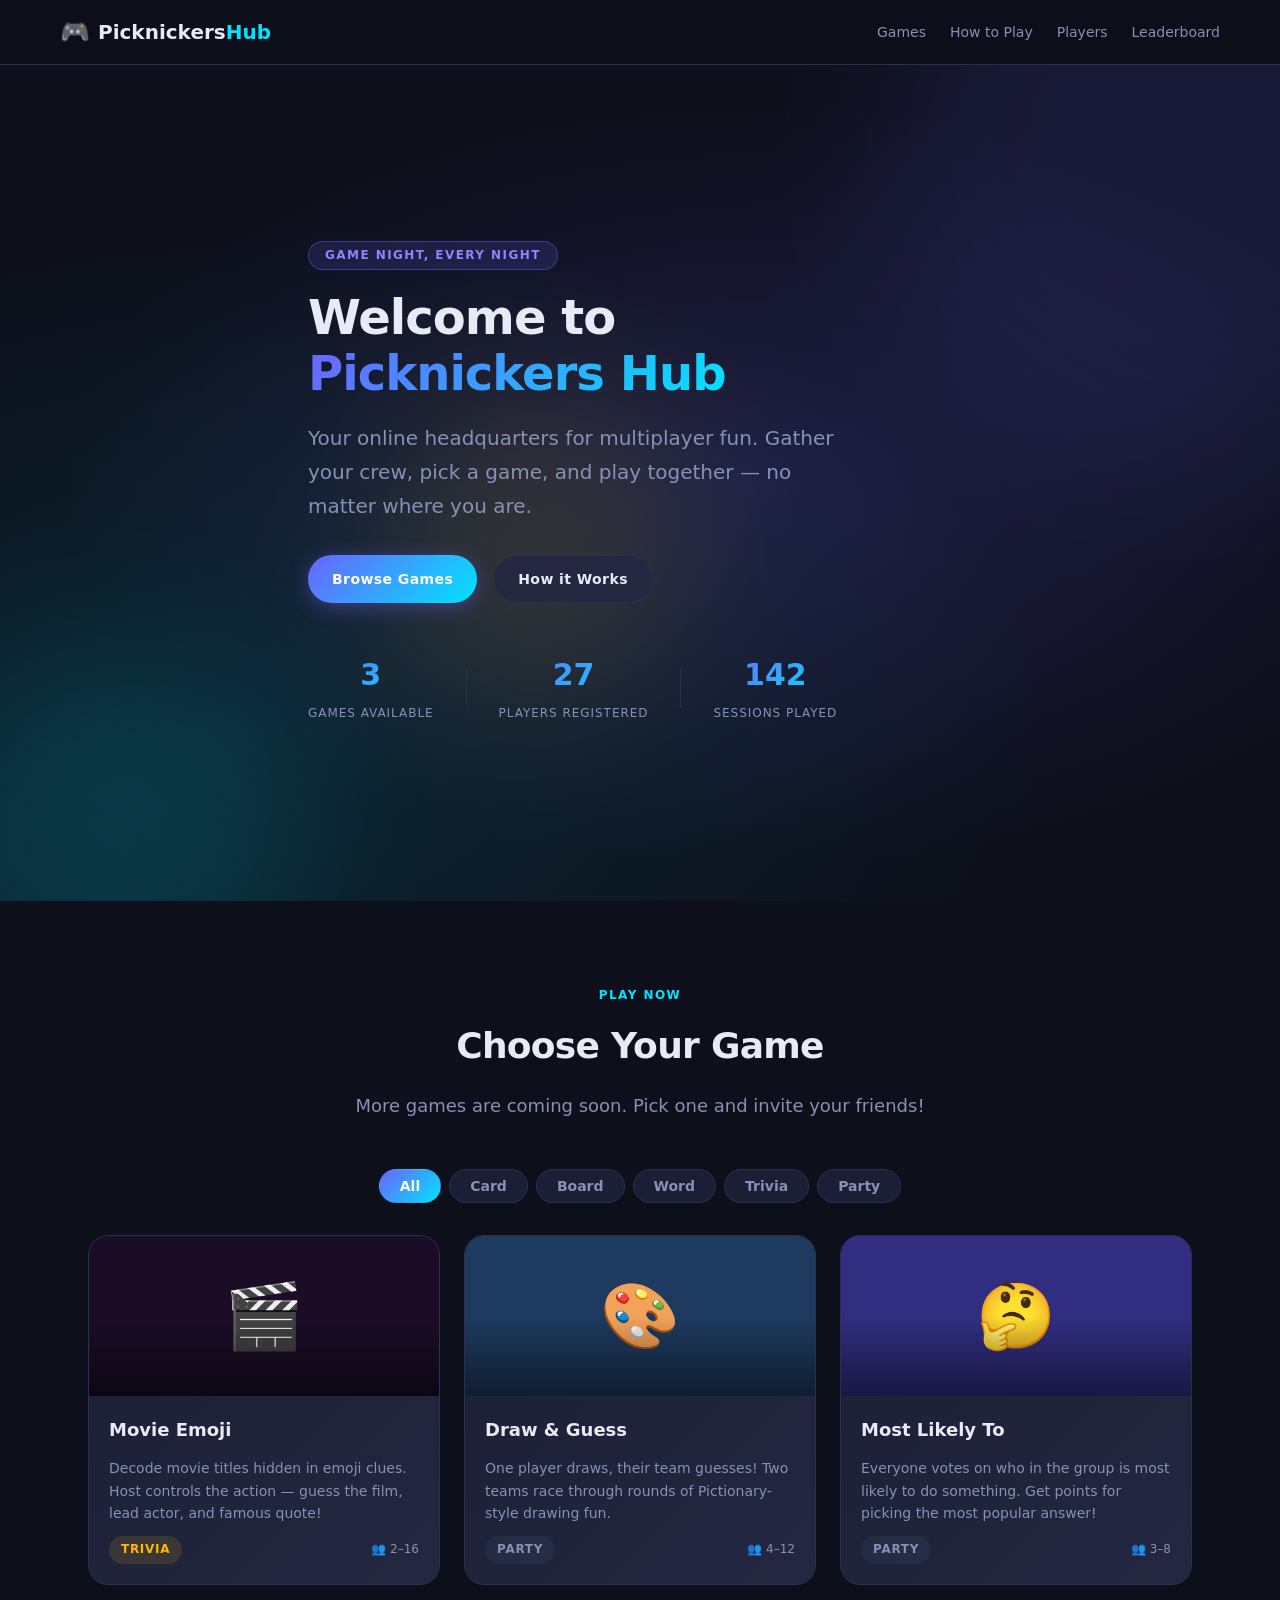
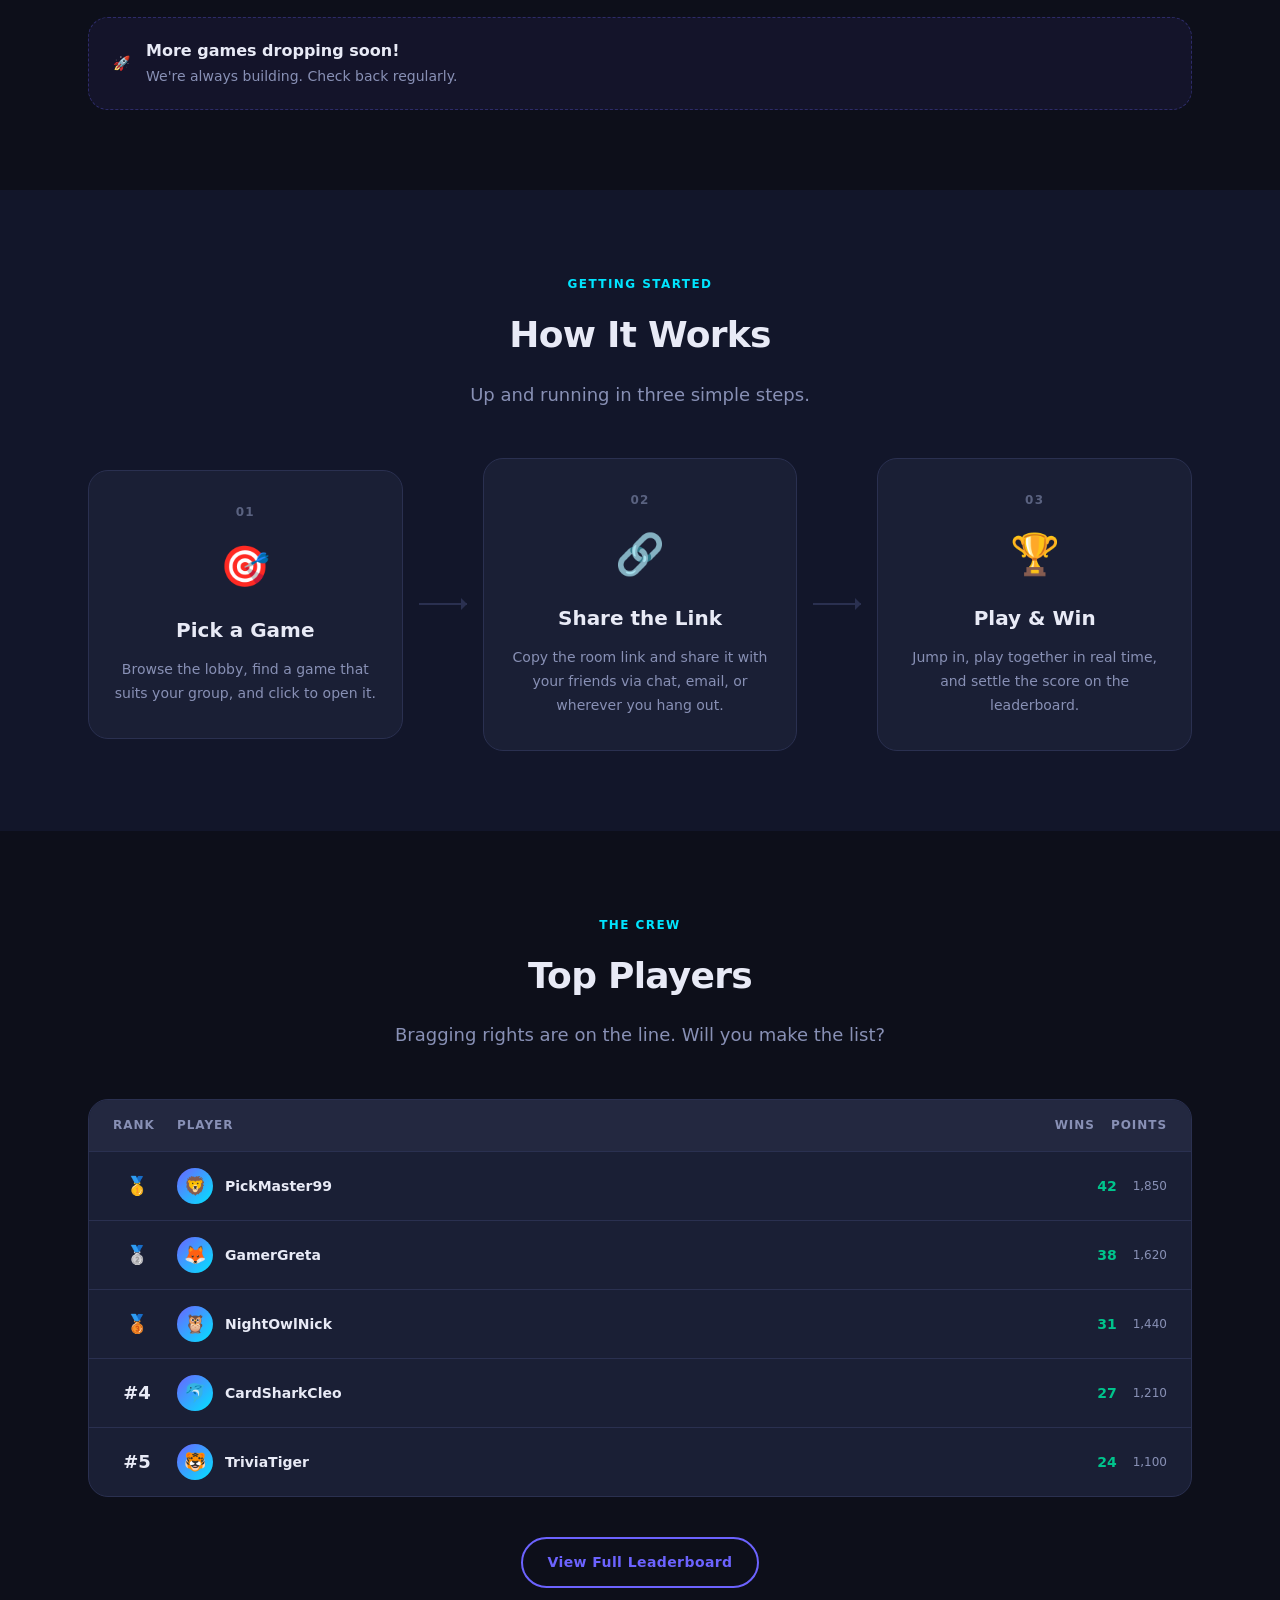
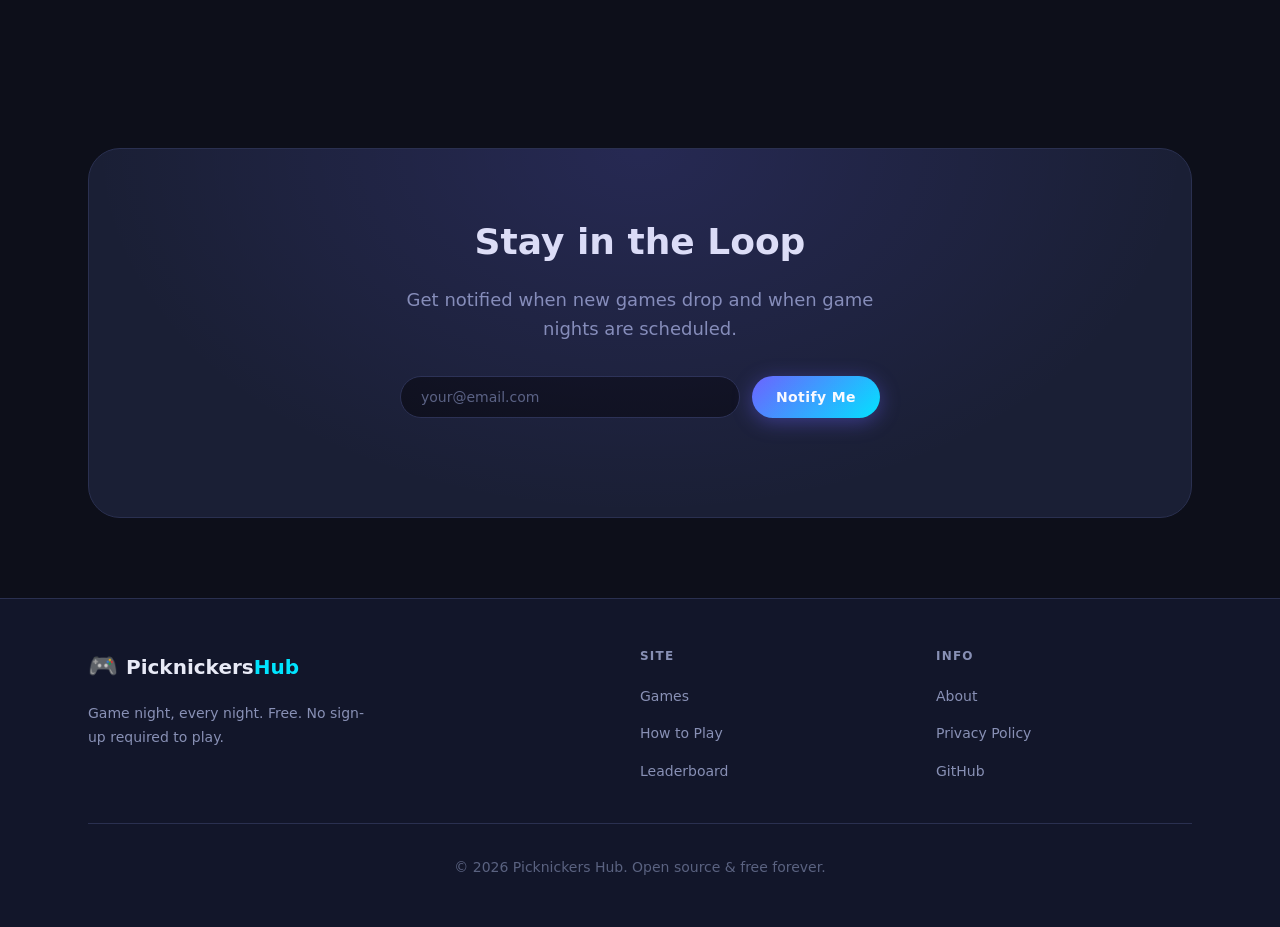
<file: index.html>
<!DOCTYPE html>
<html lang="en">
<head>
  <meta charset="UTF-8" />
  <meta name="viewport" content="width=device-width, initial-scale=1.0" />
  <meta name="description" content="Picknickers Hub — your online game night headquarters. Join your friends for board games, card games, and more." />
  <meta name="keywords" content="online games, multiplayer, game night, picknickers, board games" />
  <meta name="author" content="Picknickers Hub" />

  <!-- Open Graph / Social sharing -->
  <meta property="og:type" content="website" />
  <meta property="og:title" content="Picknickers Hub" />
  <meta property="og:description" content="Your online game night headquarters. Play together, no matter where you are." />
  <meta property="og:url" content="https://picknickershub.github.io" />

  <!-- Favicon (emoji fallback) -->
  <link rel="icon" href="data:image/svg+xml,<svg xmlns='http://www.w3.org/2000/svg' viewBox='0 0 100 100'><text y='.9em' font-size='90'>🎮</text></svg>" />

  <title>Picknickers Hub</title>
  <link rel="stylesheet" href="css/style.css" />
</head>
<body>

  <!-- ===== NAVIGATION ===== -->
  <nav class="navbar" aria-label="Main navigation">
    <div class="nav-container">
      <a href="index.html" class="nav-logo" aria-label="Picknickers Hub home">
        <span class="logo-icon">🎮</span>
        <span class="logo-text">Picknickers<span class="accent">Hub</span></span>
      </a>

      <!-- Hamburger for mobile -->
      <button class="nav-toggle" id="navToggle" aria-label="Toggle navigation menu" aria-expanded="false">
        <span class="hamburger-line"></span>
        <span class="hamburger-line"></span>
        <span class="hamburger-line"></span>
      </button>

      <ul class="nav-links" id="navLinks" role="list">
        <li><a href="#games" class="nav-link">Games</a></li>
        <li><a href="#how-to-play" class="nav-link">How to Play</a></li>
        <li><a href="#players" class="nav-link">Players</a></li>
        <li><a href="pages/leaderboard.html" class="nav-link">Leaderboard</a></li>
      </ul>
    </div>
  </nav>

  <!-- ===== HERO ===== -->
  <header class="hero" id="home">
    <div class="hero-bg-shapes" aria-hidden="true">
      <div class="shape shape-1"></div>
      <div class="shape shape-2"></div>
      <div class="shape shape-3"></div>
    </div>
    <div class="hero-content container">
      <div class="hero-badge">Game Night, Every Night</div>
      <h1 class="hero-title">
        Welcome to<br />
        <span class="gradient-text">Picknickers Hub</span>
      </h1>
      <p class="hero-subtitle">
        Your online headquarters for multiplayer fun. Gather your crew, pick a game, and play together — no matter where you are.
      </p>
      <div class="hero-actions">
        <a href="#games" class="btn btn-primary">Browse Games</a>
        <a href="#how-to-play" class="btn btn-secondary">How it Works</a>
      </div>
      <div class="hero-stats" aria-label="Site statistics">
        <div class="stat">
          <span class="stat-number" id="statGames">0</span>
          <span class="stat-label">Games Available</span>
        </div>
        <div class="stat-divider" aria-hidden="true"></div>
        <div class="stat">
          <span class="stat-number" id="statPlayers">0</span>
          <span class="stat-label">Players Registered</span>
        </div>
        <div class="stat-divider" aria-hidden="true"></div>
        <div class="stat">
          <span class="stat-number" id="statSessions">0</span>
          <span class="stat-label">Sessions Played</span>
        </div>
      </div>
    </div>
  </header>

  <!-- ===== GAMES SECTION ===== -->
  <section class="section" id="games" aria-labelledby="gamesHeading">
    <div class="container">
      <div class="section-header">
        <span class="section-tag">Play Now</span>
        <h2 id="gamesHeading" class="section-title">Choose Your Game</h2>
        <p class="section-subtitle">More games are coming soon. Pick one and invite your friends!</p>
      </div>

      <!-- Filter tabs -->
      <div class="filter-tabs" role="tablist" aria-label="Filter games by category">
        <button class="filter-tab active" role="tab" aria-selected="true" data-filter="all">All</button>
        <button class="filter-tab" role="tab" aria-selected="false" data-filter="card">Card</button>
        <button class="filter-tab" role="tab" aria-selected="false" data-filter="board">Board</button>
        <button class="filter-tab" role="tab" aria-selected="false" data-filter="word">Word</button>
        <button class="filter-tab" role="tab" aria-selected="false" data-filter="trivia">Trivia</button>
        <button class="filter-tab" role="tab" aria-selected="false" data-filter="party">Party</button>
      </div>

      <!-- Games grid — populated by JS -->
      <div class="games-grid" id="gamesGrid" aria-live="polite">
        <!-- Cards injected by main.js -->
      </div>

      <!-- Coming soon placeholder -->
      <div class="coming-soon-banner">
        <span class="coming-soon-icon" aria-hidden="true">🚀</span>
        <div>
          <strong>More games dropping soon!</strong>
          <span>We're always building. Check back regularly.</span>
        </div>
      </div>
    </div>
  </section>

  <!-- ===== HOW TO PLAY ===== -->
  <section class="section section-alt" id="how-to-play" aria-labelledby="howHeading">
    <div class="container">
      <div class="section-header">
        <span class="section-tag">Getting Started</span>
        <h2 id="howHeading" class="section-title">How It Works</h2>
        <p class="section-subtitle">Up and running in three simple steps.</p>
      </div>

      <div class="steps-grid">
        <div class="step-card">
          <div class="step-number" aria-hidden="true">01</div>
          <div class="step-icon" aria-hidden="true">🎯</div>
          <h3 class="step-title">Pick a Game</h3>
          <p class="step-description">Browse the lobby, find a game that suits your group, and click to open it.</p>
        </div>
        <div class="step-connector" aria-hidden="true"></div>
        <div class="step-card">
          <div class="step-number" aria-hidden="true">02</div>
          <div class="step-icon" aria-hidden="true">🔗</div>
          <h3 class="step-title">Share the Link</h3>
          <p class="step-description">Copy the room link and share it with your friends via chat, email, or wherever you hang out.</p>
        </div>
        <div class="step-connector" aria-hidden="true"></div>
        <div class="step-card">
          <div class="step-number" aria-hidden="true">03</div>
          <div class="step-icon" aria-hidden="true">🏆</div>
          <h3 class="step-title">Play & Win</h3>
          <p class="step-description">Jump in, play together in real time, and settle the score on the leaderboard.</p>
        </div>
      </div>
    </div>
  </section>

  <!-- ===== PLAYERS / LEADERBOARD PREVIEW ===== -->
  <section class="section" id="players" aria-labelledby="playersHeading">
    <div class="container">
      <div class="section-header">
        <span class="section-tag">The Crew</span>
        <h2 id="playersHeading" class="section-title">Top Players</h2>
        <p class="section-subtitle">Bragging rights are on the line. Will you make the list?</p>
      </div>

      <div class="leaderboard-preview" id="leaderboardPreview" aria-label="Top players leaderboard">
        <!-- Rows injected by main.js -->
      </div>

      <div class="center-action">
        <a href="pages/leaderboard.html" class="btn btn-outline">View Full Leaderboard</a>
      </div>
    </div>
  </section>

  <!-- ===== NEWSLETTER / NOTIFY ===== -->
  <section class="section section-cta" aria-labelledby="ctaHeading">
    <div class="container">
      <div class="cta-card">
        <h2 id="ctaHeading" class="cta-title">Stay in the Loop</h2>
        <p class="cta-subtitle">Get notified when new games drop and when game nights are scheduled.</p>
        <form class="notify-form" id="notifyForm" novalidate aria-label="Game night notification sign-up">
          <label for="notifyEmail" class="sr-only">Your email address</label>
          <input
            type="email"
            id="notifyEmail"
            name="email"
            class="notify-input"
            placeholder="your@email.com"
            required
            autocomplete="email"
          />
          <button type="submit" class="btn btn-primary">Notify Me</button>
        </form>
        <p class="notify-note" id="notifyMsg" aria-live="polite"></p>
      </div>
    </div>
  </section>

  <!-- ===== FOOTER ===== -->
  <footer class="footer" role="contentinfo">
    <div class="container">
      <div class="footer-grid">
        <div class="footer-brand">
          <a href="index.html" class="nav-logo" aria-label="Picknickers Hub home">
            <span class="logo-icon">🎮</span>
            <span class="logo-text">Picknickers<span class="accent">Hub</span></span>
          </a>
          <p class="footer-tagline">Game night, every night. Free. No sign-up required to play.</p>
        </div>

        <nav class="footer-nav" aria-label="Footer navigation">
          <h3 class="footer-heading">Site</h3>
          <ul role="list">
            <li><a href="#games">Games</a></li>
            <li><a href="#how-to-play">How to Play</a></li>
            <li><a href="pages/leaderboard.html">Leaderboard</a></li>
          </ul>
        </nav>

        <nav class="footer-nav" aria-label="Help links">
          <h3 class="footer-heading">Info</h3>
          <ul role="list">
            <li><a href="pages/about.html">About</a></li>
            <li><a href="pages/privacy.html">Privacy Policy</a></li>
            <li><a href="https://github.com/picknickershub/picknickershub" target="_blank" rel="noopener noreferrer">GitHub</a></li>
          </ul>
        </nav>
      </div>

      <div class="footer-bottom">
        <p>&copy; <span id="footerYear"></span> Picknickers Hub. Open source &amp; free forever.</p>
      </div>
    </div>
  </footer>

  <script src="js/main.js"></script>
</body>
</html>
</file>
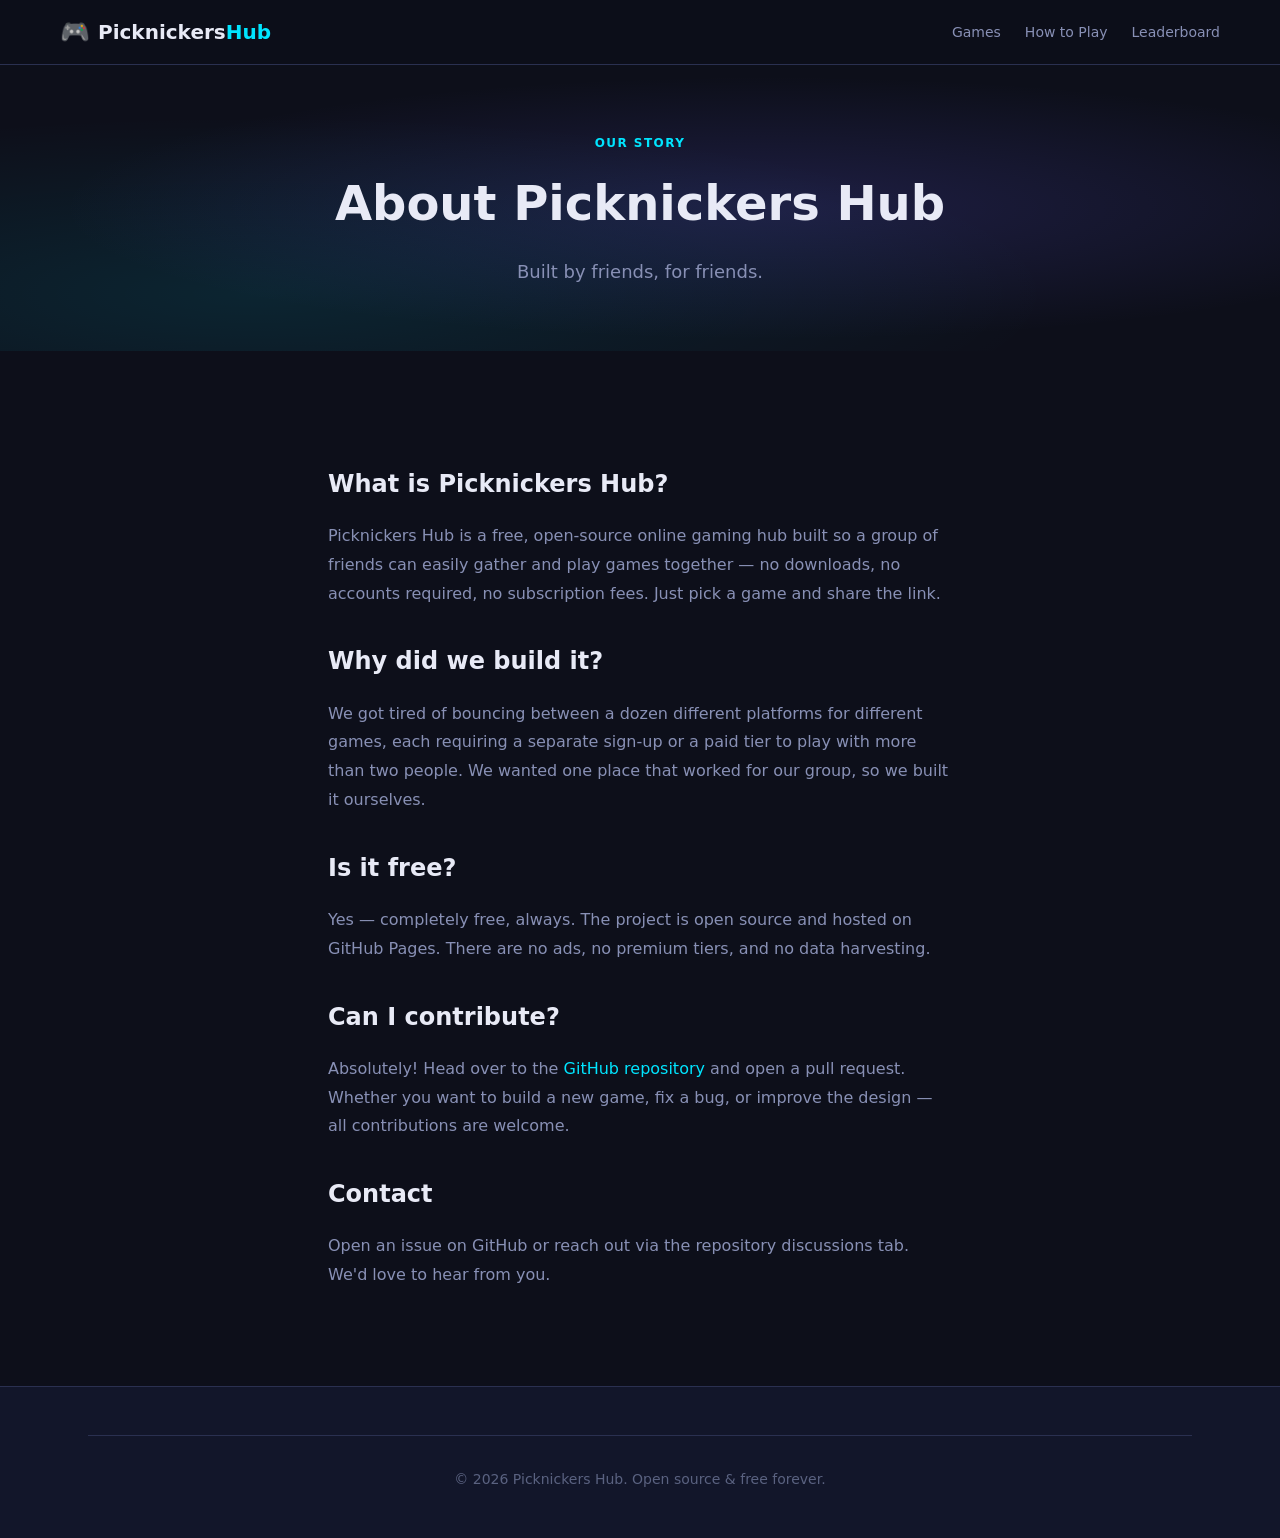
<file: pages/about.html>
<!DOCTYPE html>
<html lang="en">
<head>
  <meta charset="UTF-8" />
  <meta name="viewport" content="width=device-width, initial-scale=1.0" />
  <meta name="description" content="About Picknickers Hub — who we are and why we built this." />
  <link rel="icon" href="data:image/svg+xml,<svg xmlns='http://www.w3.org/2000/svg' viewBox='0 0 100 100'><text y='.9em' font-size='90'>🎮</text></svg>" />
  <title>About — Picknickers Hub</title>
  <link rel="stylesheet" href="../css/style.css" />
</head>
<body>

  <nav class="navbar" aria-label="Main navigation">
    <div class="nav-container">
      <a href="../index.html" class="nav-logo">
        <span class="logo-icon">🎮</span>
        <span class="logo-text">Picknickers<span class="accent">Hub</span></span>
      </a>
      <button class="nav-toggle" id="navToggle" aria-label="Toggle navigation menu" aria-expanded="false">
        <span class="hamburger-line"></span>
        <span class="hamburger-line"></span>
        <span class="hamburger-line"></span>
      </button>
      <ul class="nav-links" id="navLinks" role="list">
        <li><a href="../index.html#games" class="nav-link">Games</a></li>
        <li><a href="../index.html#how-to-play" class="nav-link">How to Play</a></li>
        <li><a href="leaderboard.html" class="nav-link">Leaderboard</a></li>
      </ul>
    </div>
  </nav>

  <header class="page-hero">
    <div class="container">
      <p class="section-tag">Our Story</p>
      <h1 class="page-hero-title">About Picknickers Hub</h1>
      <p class="page-hero-sub">Built by friends, for friends.</p>
    </div>
  </header>

  <main class="section">
    <div class="container prose">
      <h2>What is Picknickers Hub?</h2>
      <p>
        Picknickers Hub is a free, open-source online gaming hub built so a group of friends can easily gather
        and play games together — no downloads, no accounts required, no subscription fees. Just pick a game
        and share the link.
      </p>

      <h2>Why did we build it?</h2>
      <p>
        We got tired of bouncing between a dozen different platforms for different games, each requiring a
        separate sign-up or a paid tier to play with more than two people. We wanted one place that worked
        for our group, so we built it ourselves.
      </p>

      <h2>Is it free?</h2>
      <p>
        Yes — completely free, always. The project is open source and hosted on GitHub Pages. There are no
        ads, no premium tiers, and no data harvesting.
      </p>

      <h2>Can I contribute?</h2>
      <p>
        Absolutely! Head over to the
        <a href="https://github.com/picknickershub/picknickershub" target="_blank" rel="noopener noreferrer">GitHub repository</a>
        and open a pull request. Whether you want to build a new game, fix a bug, or improve the design —
        all contributions are welcome.
      </p>

      <h2>Contact</h2>
      <p>
        Open an issue on GitHub or reach out via the repository discussions tab. We'd love to hear from you.
      </p>
    </div>
  </main>

  <footer class="footer" role="contentinfo">
    <div class="container">
      <div class="footer-bottom">
        <p>&copy; <span id="footerYear"></span> Picknickers Hub. Open source &amp; free forever.</p>
      </div>
    </div>
  </footer>

  <script src="../js/main.js"></script>
</body>
</html>
</file>
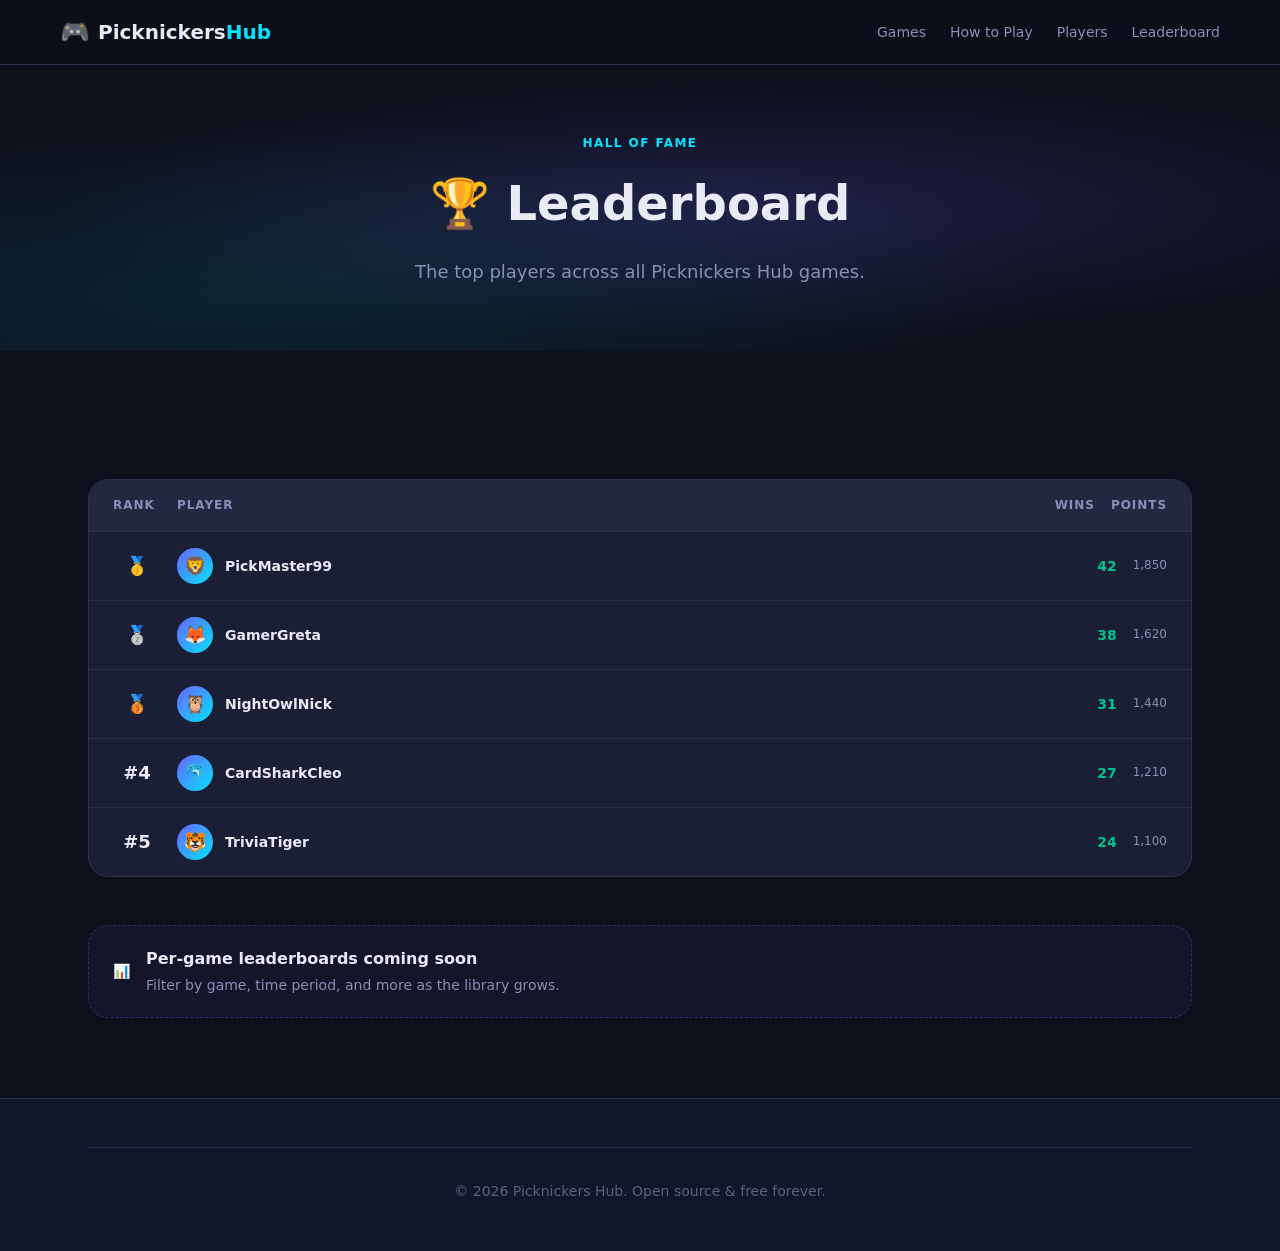
<file: pages/leaderboard.html>
<!DOCTYPE html>
<html lang="en">
<head>
  <meta charset="UTF-8" />
  <meta name="viewport" content="width=device-width, initial-scale=1.0" />
  <meta name="description" content="Picknickers Hub Leaderboard — see who's topping the charts across all games." />
  <link rel="icon" href="data:image/svg+xml,<svg xmlns='http://www.w3.org/2000/svg' viewBox='0 0 100 100'><text y='.9em' font-size='90'>🎮</text></svg>" />
  <title>Leaderboard — Picknickers Hub</title>
  <link rel="stylesheet" href="../css/style.css" />
</head>
<body>

  <nav class="navbar" aria-label="Main navigation">
    <div class="nav-container">
      <a href="../index.html" class="nav-logo" aria-label="Picknickers Hub home">
        <span class="logo-icon">🎮</span>
        <span class="logo-text">Picknickers<span class="accent">Hub</span></span>
      </a>
      <button class="nav-toggle" id="navToggle" aria-label="Toggle navigation menu" aria-expanded="false">
        <span class="hamburger-line"></span>
        <span class="hamburger-line"></span>
        <span class="hamburger-line"></span>
      </button>
      <ul class="nav-links" id="navLinks" role="list">
        <li><a href="../index.html#games"       class="nav-link">Games</a></li>
        <li><a href="../index.html#how-to-play" class="nav-link">How to Play</a></li>
        <li><a href="../index.html#players"     class="nav-link">Players</a></li>
        <li><a href="leaderboard.html"          class="nav-link" aria-current="page">Leaderboard</a></li>
      </ul>
    </div>
  </nav>

  <header class="page-hero">
    <div class="container">
      <p class="section-tag">Hall of Fame</p>
      <h1 class="page-hero-title">🏆 Leaderboard</h1>
      <p class="page-hero-sub">The top players across all Picknickers Hub games.</p>
    </div>
  </header>

  <main class="section">
    <div class="container">
      <div role="table" aria-label="Full leaderboard" class="lb-full" id="leaderboardFull">
        <!-- Rows injected by main.js -->
      </div>

      <div class="coming-soon-banner" style="margin-top: var(--space-8);">
        <span class="coming-soon-icon" aria-hidden="true">📊</span>
        <div>
          <strong>Per-game leaderboards coming soon</strong>
          <span>Filter by game, time period, and more as the library grows.</span>
        </div>
      </div>
    </div>
  </main>

  <footer class="footer" role="contentinfo">
    <div class="container">
      <div class="footer-bottom">
        <p>&copy; <span id="footerYear"></span> Picknickers Hub. Open source &amp; free forever.</p>
      </div>
    </div>
  </footer>

  <script src="../js/main.js"></script>
</body>
</html>
</file>
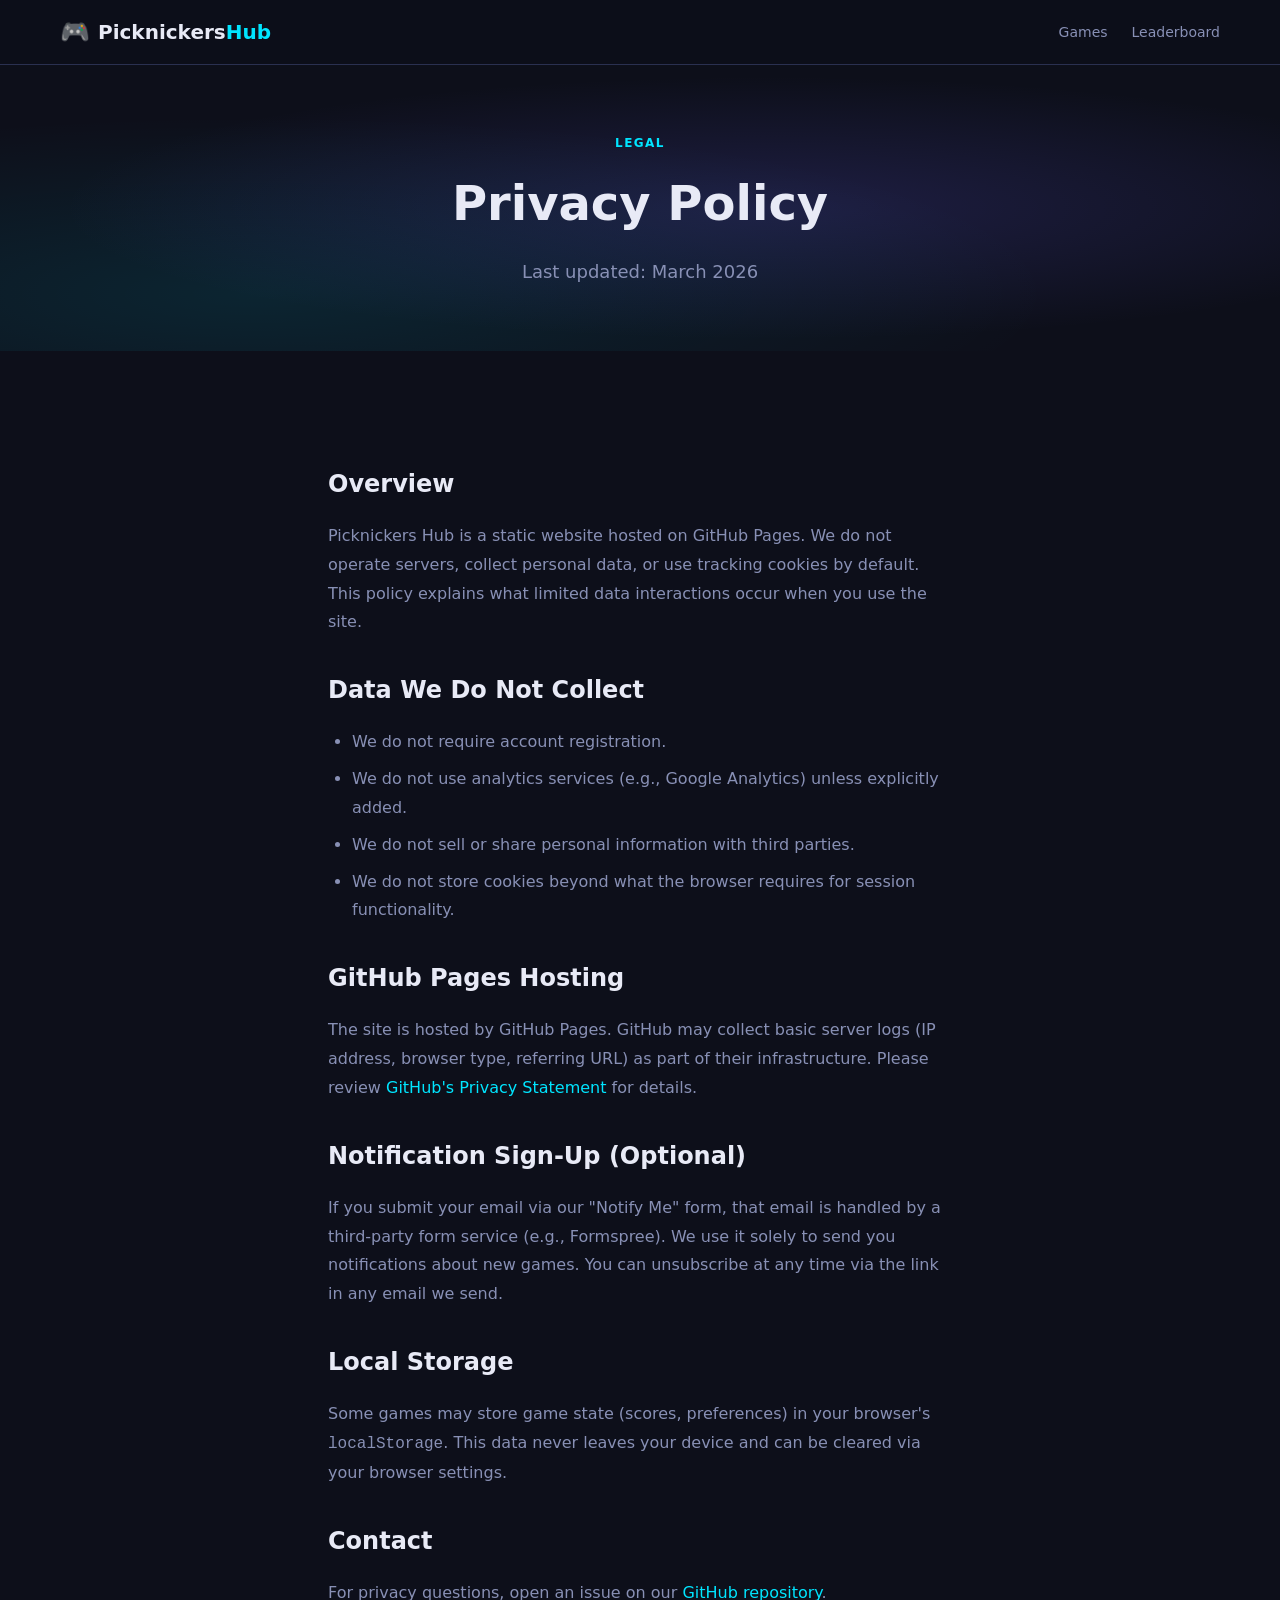
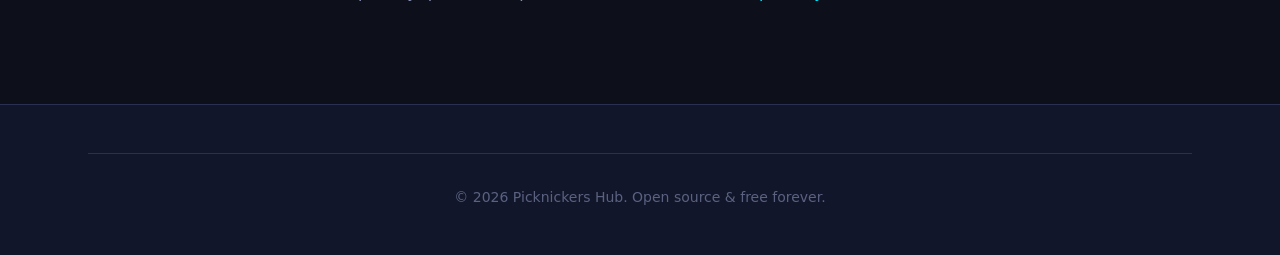
<file: pages/privacy.html>
<!DOCTYPE html>
<html lang="en">
<head>
  <meta charset="UTF-8" />
  <meta name="viewport" content="width=device-width, initial-scale=1.0" />
  <meta name="description" content="Picknickers Hub Privacy Policy." />
  <link rel="icon" href="data:image/svg+xml,<svg xmlns='http://www.w3.org/2000/svg' viewBox='0 0 100 100'><text y='.9em' font-size='90'>🎮</text></svg>" />
  <title>Privacy Policy — Picknickers Hub</title>
  <link rel="stylesheet" href="../css/style.css" />
</head>
<body>

  <nav class="navbar" aria-label="Main navigation">
    <div class="nav-container">
      <a href="../index.html" class="nav-logo">
        <span class="logo-icon">🎮</span>
        <span class="logo-text">Picknickers<span class="accent">Hub</span></span>
      </a>
      <button class="nav-toggle" id="navToggle" aria-label="Toggle navigation menu" aria-expanded="false">
        <span class="hamburger-line"></span>
        <span class="hamburger-line"></span>
        <span class="hamburger-line"></span>
      </button>
      <ul class="nav-links" id="navLinks" role="list">
        <li><a href="../index.html#games" class="nav-link">Games</a></li>
        <li><a href="leaderboard.html" class="nav-link">Leaderboard</a></li>
      </ul>
    </div>
  </nav>

  <header class="page-hero">
    <div class="container">
      <p class="section-tag">Legal</p>
      <h1 class="page-hero-title">Privacy Policy</h1>
      <p class="page-hero-sub">Last updated: March 2026</p>
    </div>
  </header>

  <main class="section">
    <div class="container prose">
      <h2>Overview</h2>
      <p>
        Picknickers Hub is a static website hosted on GitHub Pages. We do not operate servers, collect
        personal data, or use tracking cookies by default. This policy explains what limited data interactions
        occur when you use the site.
      </p>

      <h2>Data We Do Not Collect</h2>
      <ul>
        <li>We do not require account registration.</li>
        <li>We do not use analytics services (e.g., Google Analytics) unless explicitly added.</li>
        <li>We do not sell or share personal information with third parties.</li>
        <li>We do not store cookies beyond what the browser requires for session functionality.</li>
      </ul>

      <h2>GitHub Pages Hosting</h2>
      <p>
        The site is hosted by GitHub Pages. GitHub may collect basic server logs (IP address, browser type,
        referring URL) as part of their infrastructure. Please review
        <a href="https://docs.github.com/en/site-policy/privacy-policies/github-privacy-statement" target="_blank" rel="noopener noreferrer">GitHub's Privacy Statement</a>
        for details.
      </p>

      <h2>Notification Sign-Up (Optional)</h2>
      <p>
        If you submit your email via our "Notify Me" form, that email is handled by a third-party form service
        (e.g., Formspree). We use it solely to send you notifications about new games. You can unsubscribe at
        any time via the link in any email we send.
      </p>

      <h2>Local Storage</h2>
      <p>
        Some games may store game state (scores, preferences) in your browser's <code>localStorage</code>.
        This data never leaves your device and can be cleared via your browser settings.
      </p>

      <h2>Contact</h2>
      <p>
        For privacy questions, open an issue on our
        <a href="https://github.com/picknickershub/picknickershub" target="_blank" rel="noopener noreferrer">GitHub repository</a>.
      </p>
    </div>
  </main>

  <footer class="footer" role="contentinfo">
    <div class="container">
      <div class="footer-bottom">
        <p>&copy; <span id="footerYear"></span> Picknickers Hub. Open source &amp; free forever.</p>
      </div>
    </div>
  </footer>

  <script src="../js/main.js"></script>
</body>
</html>
</file>
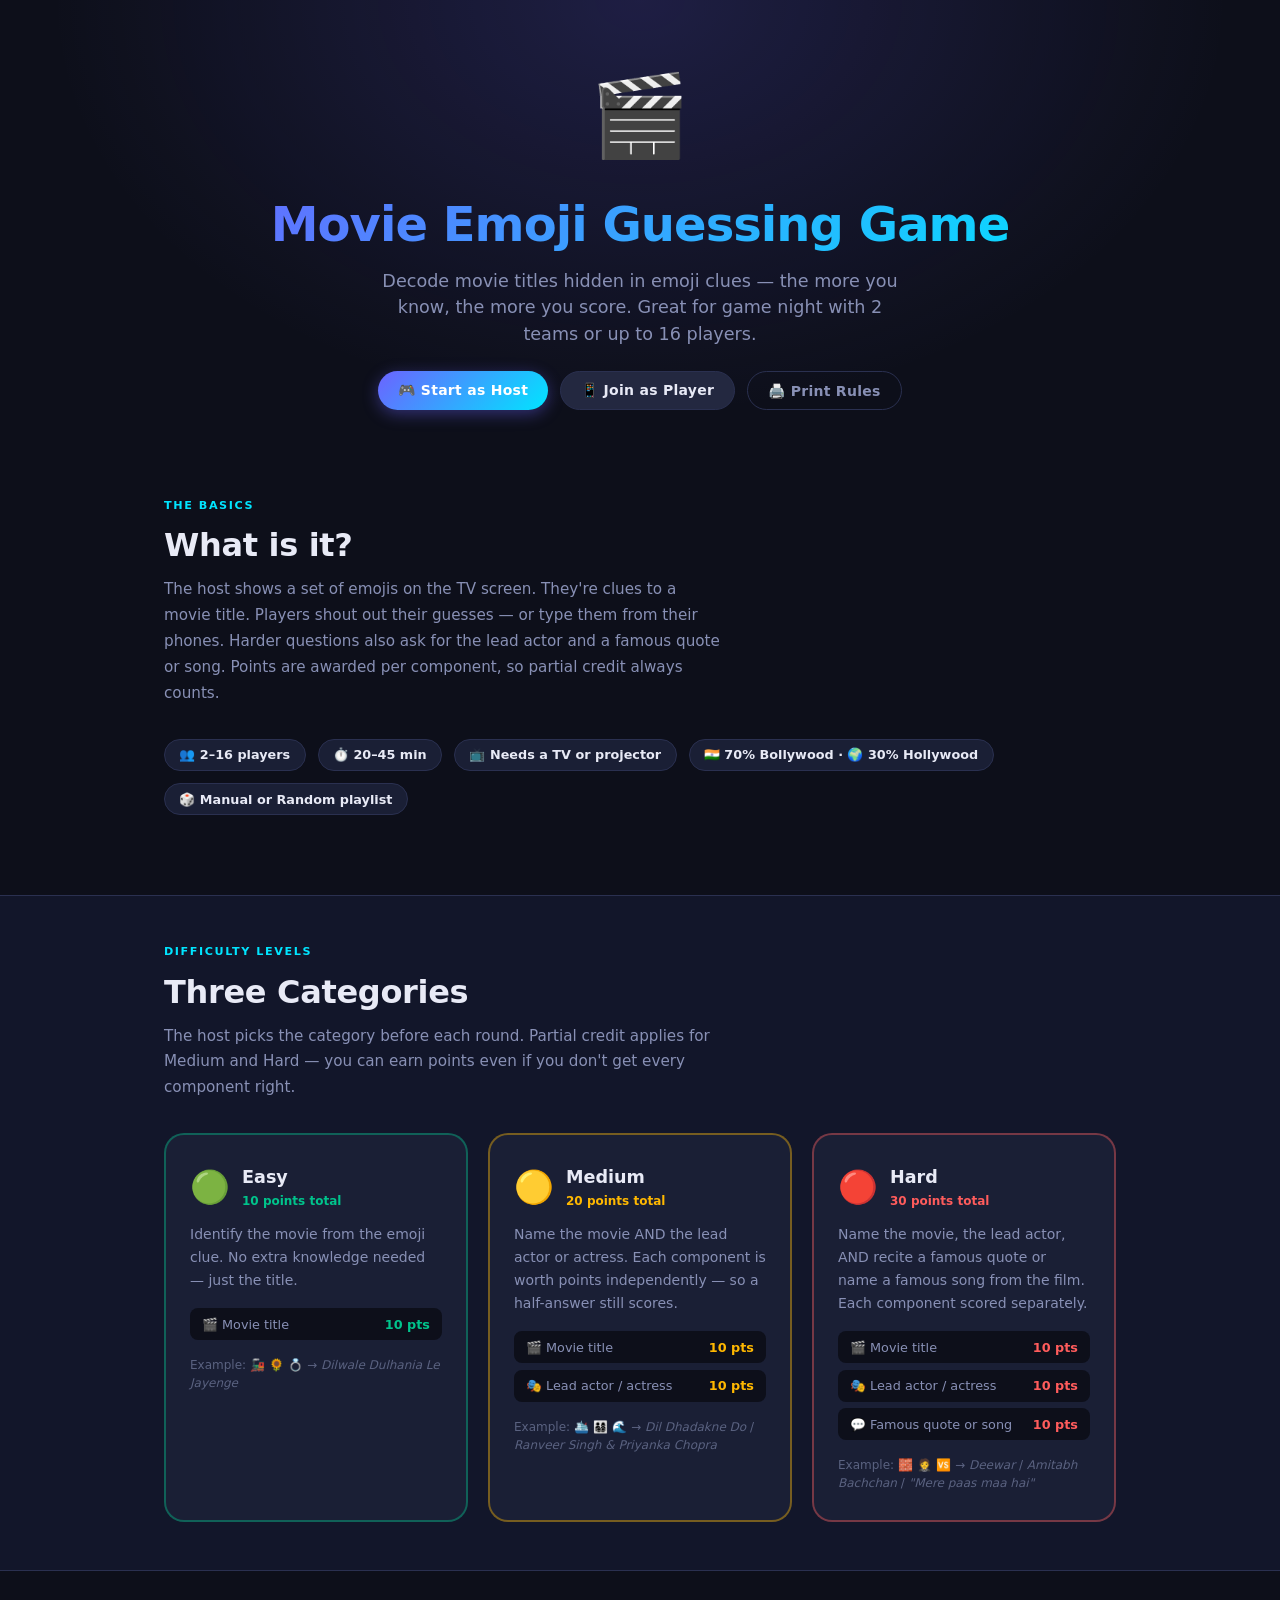
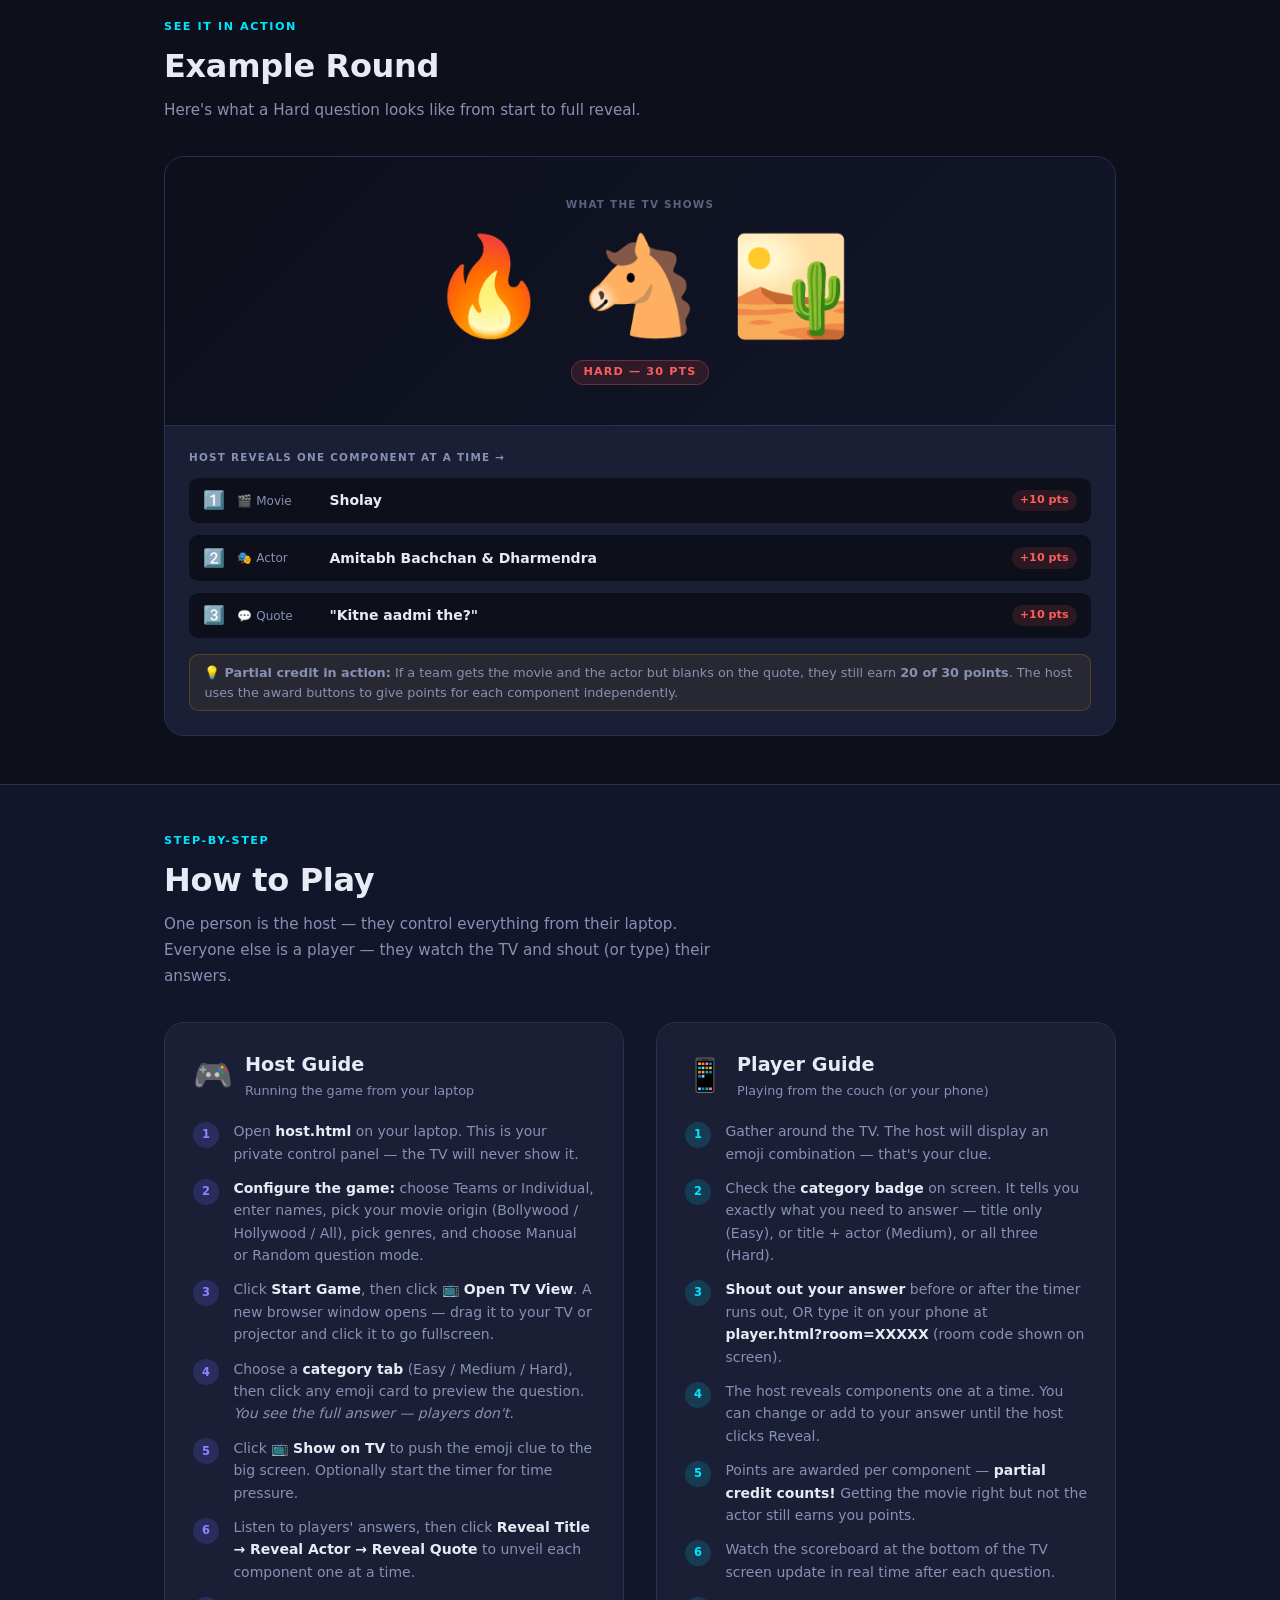
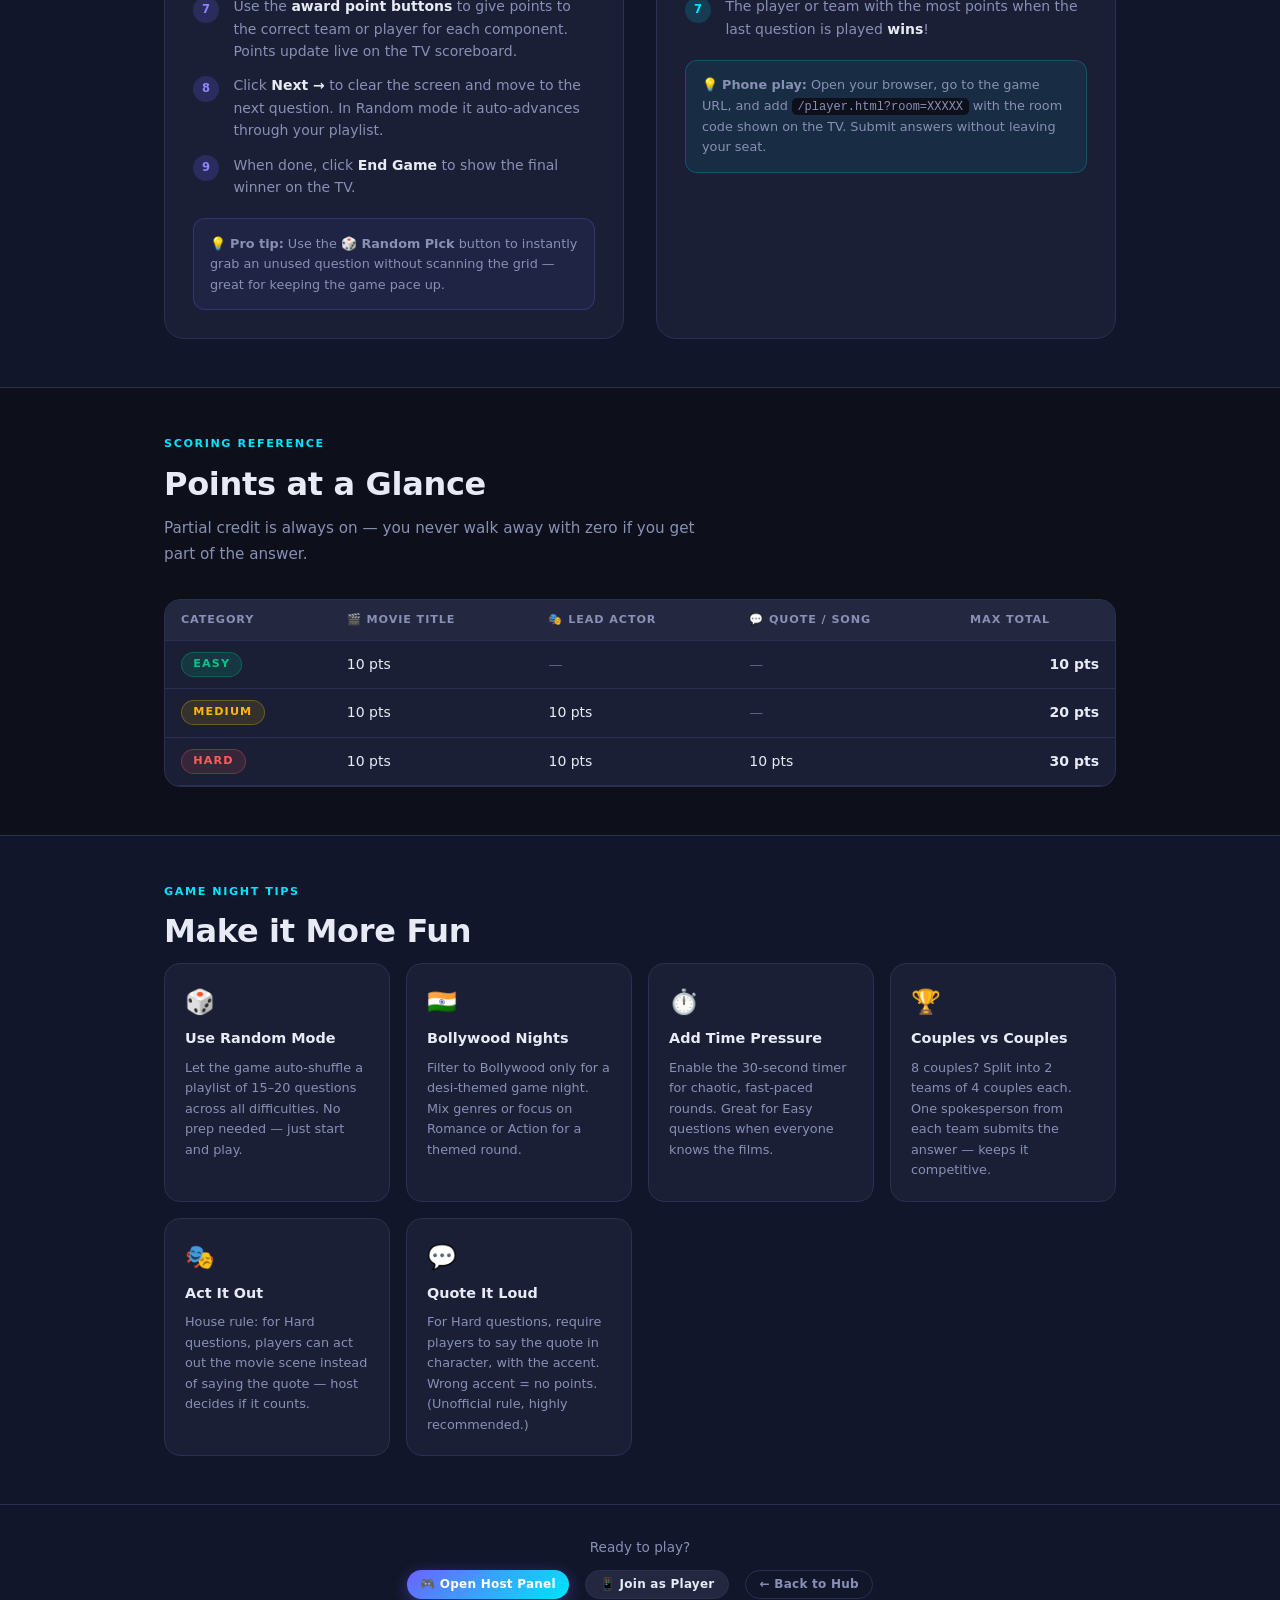
<file: games/movie-emoji/how-to-play.html>
<!DOCTYPE html>
<html lang="en">
<head>
  <meta charset="UTF-8" />
  <meta name="viewport" content="width=device-width, initial-scale=1.0" />
  <meta name="description" content="How to play Movie Emoji Guessing Game — rules for hosts and players." />
  <link rel="icon" href="data:image/svg+xml,<svg xmlns='http://www.w3.org/2000/svg' viewBox='0 0 100 100'><text y='.9em' font-size='90'>🎬</text></svg>" />
  <title>How to Play — Movie Emoji Game</title>
  <link rel="stylesheet" href="css/game.css" />
  <style>
    /* ── Page-specific layout ── */
    body { overflow-x: hidden; }

    .htp-hero {
      padding: 3.5rem 0 2.5rem;
      text-align: center;
      background: radial-gradient(ellipse at 50% 0%, rgba(108,99,255,.18), transparent 65%),
                  var(--clr-bg);
    }
    .htp-hero-icon { font-size: clamp(3.5rem,10vw,5rem); margin-bottom: .75rem; }
    .htp-hero-title {
      font-size: clamp(1.75rem,5vw,3rem); font-weight: 900; letter-spacing: -.02em;
      background: var(--grad-primary); -webkit-background-clip: text;
      -webkit-text-fill-color: transparent; background-clip: text;
      margin-bottom: .5rem;
    }
    .htp-hero-sub { color: var(--clr-text-muted); font-size: clamp(.9rem,2vw,1.1rem); max-width: 520px; margin: 0 auto 1.5rem; }
    .htp-hero-actions { display: flex; gap: .75rem; justify-content: center; flex-wrap: wrap; }

    /* ── Section wrappers ── */
    .htp-section { padding: 3rem 0; }
    .htp-section + .htp-section { border-top: 1px solid var(--clr-border); }
    .htp-section-alt { background: var(--clr-bg-alt); }

    .container { max-width: 1000px; margin-inline: auto; padding-inline: 1.5rem; }

    .htp-section-label {
      font-size: .7rem; font-weight: 800; letter-spacing: .14em; text-transform: uppercase;
      color: var(--clr-secondary); margin-bottom: .4rem;
    }
    .htp-section-title {
      font-size: clamp(1.4rem,3vw,2rem); font-weight: 800; margin-bottom: .5rem; letter-spacing: -.01em;
    }
    .htp-section-sub { color: var(--clr-text-muted); font-size: .95rem; max-width: 560px; margin-bottom: 2rem; line-height: 1.7; }

    /* ── Category cards ── */
    .cat-cards { display: grid; grid-template-columns: repeat(auto-fit, minmax(260px,1fr)); gap: 1.25rem; }

    .cat-card {
      background: var(--clr-surface); border: 2px solid var(--clr-border);
      border-radius: 1.25rem; padding: 1.75rem 1.5rem;
      display: flex; flex-direction: column; gap: .75rem;
      transition: transform 250ms var(--ease-out), border-color 250ms ease;
    }
    .cat-card:hover { transform: translateY(-4px); }
    .cat-card.easy   { border-color: rgba(0,196,140,.4); }
    .cat-card.medium { border-color: rgba(255,184,0,.4); }
    .cat-card.hard   { border-color: rgba(255,92,92,.4); }

    .cat-card-header { display: flex; align-items: center; gap: .75rem; }
    .cat-card-icon   { font-size: 2rem; }
    .cat-card-name   { font-size: 1.1rem; font-weight: 800; }
    .cat-card-pts    { font-size: .75rem; font-weight: 700; margin-top: .1rem; }
    .cat-card.easy   .cat-card-pts { color: var(--clr-easy); }
    .cat-card.medium .cat-card-pts { color: var(--clr-medium); }
    .cat-card.hard   .cat-card-pts { color: var(--clr-hard); }

    .cat-card-desc { color: var(--clr-text-muted); font-size: .875rem; line-height: 1.65; }

    .cat-breakdown { display: flex; flex-direction: column; gap: .4rem; margin-top: .25rem; }
    .cat-breakdown-row {
      display: flex; align-items: center; justify-content: space-between;
      background: var(--clr-bg); border-radius: .5rem; padding: .4rem .75rem;
      font-size: .8rem;
    }
    .cat-breakdown-label { color: var(--clr-text-muted); }
    .cat-breakdown-pts   { font-weight: 800; }
    .easy   .cat-breakdown-pts { color: var(--clr-easy); }
    .medium .cat-breakdown-pts { color: var(--clr-medium); }
    .hard   .cat-breakdown-pts { color: var(--clr-hard); }

    /* ── Two-column host / player guide ── */
    .guide-grid {
      display: grid; grid-template-columns: repeat(auto-fit, minmax(300px,1fr)); gap: 2rem;
    }

    .guide-card {
      background: var(--clr-surface); border: 1px solid var(--clr-border);
      border-radius: 1.25rem; padding: 1.75rem; display: flex; flex-direction: column; gap: 1.25rem;
    }
    .guide-card-header { display: flex; align-items: center; gap: .75rem; }
    .guide-card-icon   { font-size: 2rem; }
    .guide-card-title  { font-size: 1.2rem; font-weight: 800; }
    .guide-card-sub    { font-size: .8rem; color: var(--clr-text-muted); margin-top: .1rem; }

    /* Numbered steps */
    .steps { display: flex; flex-direction: column; gap: .75rem; }
    .step  { display: flex; gap: .9rem; align-items: flex-start; }
    .step-num {
      min-width: 26px; height: 26px; border-radius: 50%;
      display: flex; align-items: center; justify-content: center;
      font-size: .72rem; font-weight: 900; flex-shrink: 0; margin-top: .1rem;
    }
    .host-guide .step-num   { background: rgba(108,99,255,.2); color: var(--clr-primary-h); }
    .player-guide .step-num { background: rgba(0,229,255,.15); color: var(--clr-secondary); }
    .step-text { font-size: .875rem; color: var(--clr-text-muted); line-height: 1.6; }
    .step-text strong { color: var(--clr-text); }

    /* ── Tips ── */
    .tips-grid { display: grid; grid-template-columns: repeat(auto-fit, minmax(220px,1fr)); gap: 1rem; }

    .tip-card {
      background: var(--clr-surface); border: 1px solid var(--clr-border);
      border-radius: 1rem; padding: 1.25rem;
      display: flex; flex-direction: column; gap: .5rem;
    }
    .tip-icon  { font-size: 1.5rem; }
    .tip-title { font-size: .9rem; font-weight: 700; }
    .tip-desc  { font-size: .8rem; color: var(--clr-text-muted); line-height: 1.6; }

    /* ── Example round ── */
    .example-card {
      background: var(--clr-surface); border: 1px solid var(--clr-border);
      border-radius: 1.25rem; overflow: hidden;
    }
    .example-tv {
      background: linear-gradient(135deg, #0d0f1a 0%, #12162a 100%);
      border-bottom: 1px solid var(--clr-border);
      padding: 2.5rem; text-align: center;
      display: flex; flex-direction: column; align-items: center; gap: 1rem;
    }
    .example-tv-label  { font-size: .65rem; font-weight: 800; letter-spacing: .12em; text-transform: uppercase; color: var(--clr-text-dim); }
    .example-tv-emoji  { font-size: clamp(3.5rem,12vw,6rem); line-height: 1.2; }
    .example-tv-badge  { }

    .example-reveal {
      padding: 1.5rem; display: flex; flex-direction: column; gap: .75rem;
    }
    .example-reveal-label { font-size: .65rem; font-weight: 800; letter-spacing: .12em; text-transform: uppercase; color: var(--clr-text-muted); }
    .example-answer-row {
      display: flex; align-items: center; gap: .75rem;
      background: var(--clr-bg); border-radius: .6rem; padding: .6rem .9rem;
      font-size: .875rem;
    }
    .example-answer-icon   { font-size: 1.1rem; flex-shrink: 0; }
    .example-answer-key    { color: var(--clr-text-muted); min-width: 80px; font-size: .75rem; flex-shrink: 0; }
    .example-answer-val    { font-weight: 700; }
    .example-answer-pts    { margin-left: auto; font-size: .7rem; font-weight: 800; padding: .15rem .5rem; border-radius: var(--radius-full); }
    .pts-easy   { background: rgba(0,196,140,.15); color: var(--clr-easy); }
    .pts-medium { background: rgba(255,184,0,.12);  color: var(--clr-medium); }
    .pts-hard   { background: rgba(255,92,92,.12);  color: var(--clr-hard); }

    /* ── Quick reference table ── */
    .ref-table { width: 100%; border-collapse: collapse; font-size: .875rem; }
    .ref-table th, .ref-table td {
      padding: .7rem 1rem; text-align: left;
      border-bottom: 1px solid var(--clr-border);
    }
    .ref-table thead th { font-size: .7rem; font-weight: 800; letter-spacing: .08em; text-transform: uppercase; color: var(--clr-text-muted); background: var(--clr-surface-2); }
    .ref-table tbody tr:hover { background: var(--clr-surface); }
    .ref-table td:last-child { text-align: right; font-weight: 700; }

    /* ── Footer nav ── */
    .htp-footer {
      padding: 2rem 0; text-align: center; border-top: 1px solid var(--clr-border);
      background: var(--clr-bg-alt);
    }
    .htp-footer-links { display: flex; gap: 1rem; justify-content: center; flex-wrap: wrap; margin-top: .75rem; }

    /* ── Print styles ── */
    @media print {
      .htp-hero-actions, .htp-footer { display: none; }
      .cat-card, .guide-card, .tip-card { break-inside: avoid; }
      body { background: #fff; color: #000; }
      :root { --clr-bg: #fff; --clr-surface: #f5f5f5; --clr-text: #000; --clr-text-muted: #555; --clr-border: #ddd; }
    }
  </style>
</head>
<body>

  <!-- ══ HERO ══════════════════════════════════════════════ -->
  <section class="htp-hero">
    <div class="container">
      <div class="htp-hero-icon">🎬</div>
      <h1 class="htp-hero-title">Movie Emoji Guessing Game</h1>
      <p class="htp-hero-sub">
        Decode movie titles hidden in emoji clues — the more you know, the more you score.
        Great for game night with 2 teams or up to 16 players.
      </p>
      <div class="htp-hero-actions">
        <a href="host.html" class="btn btn-primary">🎮 Start as Host</a>
        <a href="player.html" class="btn btn-secondary">📱 Join as Player</a>
        <button class="btn btn-ghost" onclick="window.print()">🖨️ Print Rules</button>
      </div>
    </div>
  </section>

  <!-- ══ OVERVIEW ══════════════════════════════════════════ -->
  <section class="htp-section">
    <div class="container">
      <p class="htp-section-label">The Basics</p>
      <h2 class="htp-section-title">What is it?</h2>
      <p class="htp-section-sub">
        The host shows a set of emojis on the TV screen. They're clues to a movie title.
        Players shout out their guesses — or type them from their phones. Harder questions
        also ask for the lead actor and a famous quote or song. Points are awarded per
        component, so partial credit always counts.
      </p>

      <!-- Quick stat pills -->
      <div style="display:flex;flex-wrap:wrap;gap:.75rem;margin-bottom:2rem">
        <span style="background:var(--clr-surface);border:1px solid var(--clr-border);border-radius:var(--radius-full);padding:.35rem .9rem;font-size:.8rem;font-weight:700">👥 2–16 players</span>
        <span style="background:var(--clr-surface);border:1px solid var(--clr-border);border-radius:var(--radius-full);padding:.35rem .9rem;font-size:.8rem;font-weight:700">⏱️ 20–45 min</span>
        <span style="background:var(--clr-surface);border:1px solid var(--clr-border);border-radius:var(--radius-full);padding:.35rem .9rem;font-size:.8rem;font-weight:700">📺 Needs a TV or projector</span>
        <span style="background:var(--clr-surface);border:1px solid var(--clr-border);border-radius:var(--radius-full);padding:.35rem .9rem;font-size:.8rem;font-weight:700">🇮🇳 70% Bollywood · 🌍 30% Hollywood</span>
        <span style="background:var(--clr-surface);border:1px solid var(--clr-border);border-radius:var(--radius-full);padding:.35rem .9rem;font-size:.8rem;font-weight:700">🎲 Manual or Random playlist</span>
      </div>
    </div>
  </section>

  <!-- ══ CATEGORIES ════════════════════════════════════════ -->
  <section class="htp-section htp-section-alt">
    <div class="container">
      <p class="htp-section-label">Difficulty Levels</p>
      <h2 class="htp-section-title">Three Categories</h2>
      <p class="htp-section-sub">
        The host picks the category before each round. Partial credit applies for Medium and
        Hard — you can earn points even if you don't get every component right.
      </p>

      <div class="cat-cards">

        <!-- EASY -->
        <div class="cat-card easy">
          <div class="cat-card-header">
            <span class="cat-card-icon">🟢</span>
            <div>
              <div class="cat-card-name">Easy</div>
              <div class="cat-card-pts">10 points total</div>
            </div>
          </div>
          <p class="cat-card-desc">
            Identify the movie from the emoji clue. No extra knowledge needed — just the title.
          </p>
          <div class="cat-breakdown">
            <div class="cat-breakdown-row easy">
              <span class="cat-breakdown-label">🎬 Movie title</span>
              <span class="cat-breakdown-pts">10 pts</span>
            </div>
          </div>
          <div style="font-size:.75rem;color:var(--clr-text-dim);margin-top:.25rem">
            Example: <strong>🚂 🌻 💍</strong> → <em>Dilwale Dulhania Le Jayenge</em>
          </div>
        </div>

        <!-- MEDIUM -->
        <div class="cat-card medium">
          <div class="cat-card-header">
            <span class="cat-card-icon">🟡</span>
            <div>
              <div class="cat-card-name">Medium</div>
              <div class="cat-card-pts">20 points total</div>
            </div>
          </div>
          <p class="cat-card-desc">
            Name the movie AND the lead actor or actress. Each component is worth points
            independently — so a half-answer still scores.
          </p>
          <div class="cat-breakdown">
            <div class="cat-breakdown-row medium">
              <span class="cat-breakdown-label">🎬 Movie title</span>
              <span class="cat-breakdown-pts">10 pts</span>
            </div>
            <div class="cat-breakdown-row medium">
              <span class="cat-breakdown-label">🎭 Lead actor / actress</span>
              <span class="cat-breakdown-pts">10 pts</span>
            </div>
          </div>
          <div style="font-size:.75rem;color:var(--clr-text-dim);margin-top:.25rem">
            Example: <strong>🛳️ 👨‍👩‍👧‍👦 🌊</strong> → <em>Dil Dhadakne Do</em> / <em>Ranveer Singh & Priyanka Chopra</em>
          </div>
        </div>

        <!-- HARD -->
        <div class="cat-card hard">
          <div class="cat-card-header">
            <span class="cat-card-icon">🔴</span>
            <div>
              <div class="cat-card-name">Hard</div>
              <div class="cat-card-pts">30 points total</div>
            </div>
          </div>
          <p class="cat-card-desc">
            Name the movie, the lead actor, AND recite a famous quote or name a famous song
            from the film. Each component scored separately.
          </p>
          <div class="cat-breakdown">
            <div class="cat-breakdown-row hard">
              <span class="cat-breakdown-label">🎬 Movie title</span>
              <span class="cat-breakdown-pts">10 pts</span>
            </div>
            <div class="cat-breakdown-row hard">
              <span class="cat-breakdown-label">🎭 Lead actor / actress</span>
              <span class="cat-breakdown-pts">10 pts</span>
            </div>
            <div class="cat-breakdown-row hard">
              <span class="cat-breakdown-label">💬 Famous quote or song</span>
              <span class="cat-breakdown-pts">10 pts</span>
            </div>
          </div>
          <div style="font-size:.75rem;color:var(--clr-text-dim);margin-top:.25rem">
            Example: <strong>🧱 🤵 🆚</strong> → <em>Deewar</em> / <em>Amitabh Bachchan</em> / <em>"Mere paas maa hai"</em>
          </div>
        </div>

      </div>
    </div>
  </section>

  <!-- ══ EXAMPLE ROUND ═════════════════════════════════════ -->
  <section class="htp-section">
    <div class="container">
      <p class="htp-section-label">See it in Action</p>
      <h2 class="htp-section-title">Example Round</h2>
      <p class="htp-section-sub">
        Here's what a Hard question looks like from start to full reveal.
      </p>

      <div class="example-card">
        <!-- TV mock -->
        <div class="example-tv">
          <div class="example-tv-label">What the TV shows</div>
          <div class="example-tv-emoji">🔥 🐴 🏜️</div>
          <span class="cat-badge hard">Hard — 30 pts</span>
        </div>

        <!-- Reveal sequence -->
        <div class="example-reveal">
          <div class="example-reveal-label">Host reveals one component at a time →</div>

          <div class="example-answer-row">
            <span class="example-answer-icon">1️⃣</span>
            <span class="example-answer-key">🎬 Movie</span>
            <span class="example-answer-val">Sholay</span>
            <span class="example-answer-pts pts-hard">+10 pts</span>
          </div>
          <div class="example-answer-row">
            <span class="example-answer-icon">2️⃣</span>
            <span class="example-answer-key">🎭 Actor</span>
            <span class="example-answer-val">Amitabh Bachchan &amp; Dharmendra</span>
            <span class="example-answer-pts pts-hard">+10 pts</span>
          </div>
          <div class="example-answer-row">
            <span class="example-answer-icon">3️⃣</span>
            <span class="example-answer-key">💬 Quote</span>
            <span class="example-answer-val">"Kitne aadmi the?"</span>
            <span class="example-answer-pts pts-hard">+10 pts</span>
          </div>

          <div style="font-size:.8rem;color:var(--clr-text-muted);padding:.5rem .9rem;background:rgba(255,184,0,.06);border:1px solid rgba(255,184,0,.2);border-radius:.6rem;margin-top:.25rem">
            💡 <strong>Partial credit in action:</strong> If a team gets the movie and the actor but blanks on the quote, they still earn <strong>20 of 30 points</strong>. The host uses the award buttons to give points for each component independently.
          </div>
        </div>
      </div>
    </div>
  </section>

  <!-- ══ HOST & PLAYER GUIDES ══════════════════════════════ -->
  <section class="htp-section htp-section-alt">
    <div class="container">
      <p class="htp-section-label">Step-by-Step</p>
      <h2 class="htp-section-title">How to Play</h2>
      <p class="htp-section-sub">
        One person is the host — they control everything from their laptop.
        Everyone else is a player — they watch the TV and shout (or type) their answers.
      </p>

      <div class="guide-grid">

        <!-- HOST GUIDE -->
        <div class="guide-card host-guide">
          <div class="guide-card-header">
            <span class="guide-card-icon">🎮</span>
            <div>
              <div class="guide-card-title">Host Guide</div>
              <div class="guide-card-sub">Running the game from your laptop</div>
            </div>
          </div>

          <div class="steps">
            <div class="step">
              <div class="step-num">1</div>
              <div class="step-text">Open <strong>host.html</strong> on your laptop. This is your private control panel — the TV will never show it.</div>
            </div>
            <div class="step">
              <div class="step-num">2</div>
              <div class="step-text"><strong>Configure the game:</strong> choose Teams or Individual, enter names, pick your movie origin (Bollywood / Hollywood / All), pick genres, and choose Manual or Random question mode.</div>
            </div>
            <div class="step">
              <div class="step-num">3</div>
              <div class="step-text">Click <strong>Start Game</strong>, then click <strong>📺 Open TV View</strong>. A new browser window opens — drag it to your TV or projector and click it to go fullscreen.</div>
            </div>
            <div class="step">
              <div class="step-num">4</div>
              <div class="step-text">Choose a <strong>category tab</strong> (Easy / Medium / Hard), then click any emoji card to preview the question. <em>You see the full answer — players don't.</em></div>
            </div>
            <div class="step">
              <div class="step-num">5</div>
              <div class="step-text">Click <strong>📺 Show on TV</strong> to push the emoji clue to the big screen. Optionally start the timer for time pressure.</div>
            </div>
            <div class="step">
              <div class="step-num">6</div>
              <div class="step-text">Listen to players' answers, then click <strong>Reveal Title → Reveal Actor → Reveal Quote</strong> to unveil each component one at a time.</div>
            </div>
            <div class="step">
              <div class="step-num">7</div>
              <div class="step-text">Use the <strong>award point buttons</strong> to give points to the correct team or player for each component. Points update live on the TV scoreboard.</div>
            </div>
            <div class="step">
              <div class="step-num">8</div>
              <div class="step-text">Click <strong>Next →</strong> to clear the screen and move to the next question. In Random mode it auto-advances through your playlist.</div>
            </div>
            <div class="step">
              <div class="step-num">9</div>
              <div class="step-text">When done, click <strong>End Game</strong> to show the final winner on the TV.</div>
            </div>
          </div>

          <div style="background:rgba(108,99,255,.08);border:1px solid rgba(108,99,255,.25);border-radius:.75rem;padding:.9rem 1rem;font-size:.8rem;color:var(--clr-text-muted);line-height:1.6">
            💡 <strong>Pro tip:</strong> Use the <strong>🎲 Random Pick</strong> button to instantly grab an unused question without scanning the grid — great for keeping the game pace up.
          </div>
        </div>

        <!-- PLAYER GUIDE -->
        <div class="guide-card player-guide">
          <div class="guide-card-header">
            <span class="guide-card-icon">📱</span>
            <div>
              <div class="guide-card-title">Player Guide</div>
              <div class="guide-card-sub">Playing from the couch (or your phone)</div>
            </div>
          </div>

          <div class="steps">
            <div class="step">
              <div class="step-num">1</div>
              <div class="step-text">Gather around the TV. The host will display an emoji combination — that's your clue.</div>
            </div>
            <div class="step">
              <div class="step-num">2</div>
              <div class="step-text">Check the <strong>category badge</strong> on screen. It tells you exactly what you need to answer — title only (Easy), or title + actor (Medium), or all three (Hard).</div>
            </div>
            <div class="step">
              <div class="step-num">3</div>
              <div class="step-text"><strong>Shout out your answer</strong> before or after the timer runs out, OR type it on your phone at <strong>player.html?room=XXXXX</strong> (room code shown on screen).</div>
            </div>
            <div class="step">
              <div class="step-num">4</div>
              <div class="step-text">The host reveals components one at a time. You can change or add to your answer until the host clicks Reveal.</div>
            </div>
            <div class="step">
              <div class="step-num">5</div>
              <div class="step-text">Points are awarded per component — <strong>partial credit counts!</strong> Getting the movie right but not the actor still earns you points.</div>
            </div>
            <div class="step">
              <div class="step-num">6</div>
              <div class="step-text">Watch the scoreboard at the bottom of the TV screen update in real time after each question.</div>
            </div>
            <div class="step">
              <div class="step-num">7</div>
              <div class="step-text">The player or team with the most points when the last question is played <strong>wins</strong>!</div>
            </div>
          </div>

          <div style="background:rgba(0,229,255,.07);border:1px solid rgba(0,229,255,.2);border-radius:.75rem;padding:.9rem 1rem;font-size:.8rem;color:var(--clr-text-muted);line-height:1.6">
            💡 <strong>Phone play:</strong> Open your browser, go to the game URL, and add <code style="background:var(--clr-bg);padding:.1rem .35rem;border-radius:.3rem;font-size:.75rem">/player.html?room=XXXXX</code> with the room code shown on the TV. Submit answers without leaving your seat.
          </div>
        </div>

      </div>
    </div>
  </section>

  <!-- ══ SCORING QUICK REF ══════════════════════════════════ -->
  <section class="htp-section">
    <div class="container">
      <p class="htp-section-label">Scoring Reference</p>
      <h2 class="htp-section-title">Points at a Glance</h2>
      <p class="htp-section-sub">
        Partial credit is always on — you never walk away with zero if you get part of the answer.
      </p>

      <div style="background:var(--clr-surface);border:1px solid var(--clr-border);border-radius:1rem;overflow:hidden">
        <table class="ref-table" aria-label="Scoring reference">
          <thead>
            <tr>
              <th>Category</th>
              <th>🎬 Movie Title</th>
              <th>🎭 Lead Actor</th>
              <th>💬 Quote / Song</th>
              <th>Max Total</th>
            </tr>
          </thead>
          <tbody>
            <tr>
              <td><span class="cat-badge easy">Easy</span></td>
              <td>10 pts</td>
              <td style="color:var(--clr-text-dim)">—</td>
              <td style="color:var(--clr-text-dim)">—</td>
              <td>10 pts</td>
            </tr>
            <tr>
              <td><span class="cat-badge medium">Medium</span></td>
              <td>10 pts</td>
              <td>10 pts</td>
              <td style="color:var(--clr-text-dim)">—</td>
              <td>20 pts</td>
            </tr>
            <tr>
              <td><span class="cat-badge hard">Hard</span></td>
              <td>10 pts</td>
              <td>10 pts</td>
              <td>10 pts</td>
              <td>30 pts</td>
            </tr>
          </tbody>
        </table>
      </div>
    </div>
  </section>

  <!-- ══ TIPS ══════════════════════════════════════════════ -->
  <section class="htp-section htp-section-alt">
    <div class="container">
      <p class="htp-section-label">Game Night Tips</p>
      <h2 class="htp-section-title">Make it More Fun</h2>

      <div class="tips-grid">
        <div class="tip-card">
          <div class="tip-icon">🎲</div>
          <div class="tip-title">Use Random Mode</div>
          <div class="tip-desc">Let the game auto-shuffle a playlist of 15–20 questions across all difficulties. No prep needed — just start and play.</div>
        </div>
        <div class="tip-card">
          <div class="tip-icon">🇮🇳</div>
          <div class="tip-title">Bollywood Nights</div>
          <div class="tip-desc">Filter to Bollywood only for a desi-themed game night. Mix genres or focus on Romance or Action for a themed round.</div>
        </div>
        <div class="tip-card">
          <div class="tip-icon">⏱️</div>
          <div class="tip-title">Add Time Pressure</div>
          <div class="tip-desc">Enable the 30-second timer for chaotic, fast-paced rounds. Great for Easy questions when everyone knows the films.</div>
        </div>
        <div class="tip-card">
          <div class="tip-icon">🏆</div>
          <div class="tip-title">Couples vs Couples</div>
          <div class="tip-desc">8 couples? Split into 2 teams of 4 couples each. One spokesperson from each team submits the answer — keeps it competitive.</div>
        </div>
        <div class="tip-card">
          <div class="tip-icon">🎭</div>
          <div class="tip-title">Act It Out</div>
          <div class="tip-desc">House rule: for Hard questions, players can act out the movie scene instead of saying the quote — host decides if it counts.</div>
        </div>
        <div class="tip-card">
          <div class="tip-icon">💬</div>
          <div class="tip-title">Quote It Loud</div>
          <div class="tip-desc">For Hard questions, require players to say the quote in character, with the accent. Wrong accent = no points. (Unofficial rule, highly recommended.)</div>
        </div>
      </div>
    </div>
  </section>

  <!-- ══ FOOTER ═════════════════════════════════════════════ -->
  <footer class="htp-footer">
    <div style="color:var(--clr-text-muted);font-size:.85rem">Ready to play?</div>
    <div class="htp-footer-links">
      <a href="host.html"     class="btn btn-primary btn-sm">🎮 Open Host Panel</a>
      <a href="player.html"   class="btn btn-secondary btn-sm">📱 Join as Player</a>
      <a href="../../index.html" class="btn btn-ghost btn-sm">← Back to Hub</a>
    </div>
  </footer>

</body>
</html>
</file>
<file: css/style.css>
/* ============================================================
   Picknickers Hub — Main Stylesheet
   Mobile-first, dark gaming theme, WCAG AA accessible
   ============================================================ */

/* ---------- 1. DESIGN TOKENS (CSS custom properties) ---------- */
:root {
  /* Colors */
  --clr-bg:          #0d0f1a;
  --clr-bg-alt:      #12162a;
  --clr-surface:     #1a1f35;
  --clr-surface-2:   #232840;
  --clr-border:      #2a3050;

  --clr-primary:     #6c63ff;   /* purple — main accent */
  --clr-primary-h:   #8b85ff;   /* hover state */
  --clr-secondary:   #00e5ff;   /* cyan highlight */
  --clr-success:     #00c48c;
  --clr-warning:     #ffb800;
  --clr-danger:      #ff5c5c;

  --clr-text:        #e8eaf6;
  --clr-text-muted:  #8890b5;
  --clr-text-dim:    #5a6280;

  /* Gradients */
  --grad-primary: linear-gradient(135deg, #6c63ff 0%, #00e5ff 100%);
  --grad-card:    linear-gradient(135deg, #1a1f35 0%, #232840 100%);
  --grad-hero:    radial-gradient(ellipse at 60% 50%, rgba(108,99,255,.18) 0%, transparent 65%),
                  radial-gradient(ellipse at 20% 80%, rgba(0,229,255,.10) 0%, transparent 55%);

  /* Typography */
  --font-sans:  'Segoe UI', system-ui, -apple-system, sans-serif;
  --font-mono:  'Cascadia Code', 'Fira Code', monospace;

  --text-xs:   .75rem;
  --text-sm:   .875rem;
  --text-base: 1rem;
  --text-lg:   1.125rem;
  --text-xl:   1.25rem;
  --text-2xl:  1.5rem;
  --text-3xl:  1.875rem;
  --text-4xl:  2.25rem;
  --text-5xl:  3rem;

  /* Spacing */
  --space-1:  .25rem;
  --space-2:  .5rem;
  --space-3:  .75rem;
  --space-4:  1rem;
  --space-5:  1.25rem;
  --space-6:  1.5rem;
  --space-8:  2rem;
  --space-10: 2.5rem;
  --space-12: 3rem;
  --space-16: 4rem;
  --space-20: 5rem;

  /* Radii */
  --radius-sm: .375rem;
  --radius-md: .75rem;
  --radius-lg: 1.25rem;
  --radius-xl: 2rem;
  --radius-full: 9999px;

  /* Shadows */
  --shadow-sm:  0 1px 3px rgba(0,0,0,.4);
  --shadow-md:  0 4px 16px rgba(0,0,0,.5);
  --shadow-lg:  0 8px 32px rgba(0,0,0,.6);
  --shadow-glow: 0 0 24px rgba(108,99,255,.35);

  /* Transitions */
  --ease-out: cubic-bezier(.16,1,.3,1);
  --dur-fast: 150ms;
  --dur-base: 250ms;
  --dur-slow: 400ms;
}

/* ---------- 2. RESET & BASE ---------- */
*,
*::before,
*::after {
  box-sizing: border-box;
  margin: 0;
  padding: 0;
}

html {
  scroll-behavior: smooth;
  -webkit-text-size-adjust: 100%;
}

body {
  background-color: var(--clr-bg);
  color: var(--clr-text);
  font-family: var(--font-sans);
  font-size: var(--text-base);
  line-height: 1.6;
  min-height: 100dvh;
  overflow-x: hidden;
}

img,
video {
  max-width: 100%;
  display: block;
}

a {
  color: var(--clr-secondary);
  text-decoration: none;
  transition: color var(--dur-fast) ease;
}

a:hover,
a:focus-visible {
  color: var(--clr-primary-h);
  text-decoration: underline;
}

ul, ol {
  list-style: none;
}

button {
  cursor: pointer;
  border: none;
  background: none;
  font-family: inherit;
}

/* Accessible focus ring */
:focus-visible {
  outline: 2px solid var(--clr-secondary);
  outline-offset: 3px;
  border-radius: var(--radius-sm);
}

/* Screen-reader only utility */
.sr-only {
  position: absolute;
  width: 1px;
  height: 1px;
  padding: 0;
  margin: -1px;
  overflow: hidden;
  clip: rect(0,0,0,0);
  white-space: nowrap;
  border-width: 0;
}

/* ---------- 3. LAYOUT UTILITIES ---------- */
.container {
  width: 100%;
  max-width: 1200px;
  margin-inline: auto;
  padding-inline: var(--space-5);
}

@media (min-width: 640px)  { .container { padding-inline: var(--space-8); } }
@media (min-width: 1024px) { .container { padding-inline: var(--space-12); } }

.center-action {
  display: flex;
  justify-content: center;
  margin-top: var(--space-10);
}

/* ---------- 4. TYPOGRAPHY UTILITIES ---------- */
.gradient-text {
  background: var(--grad-primary);
  -webkit-background-clip: text;
  -webkit-text-fill-color: transparent;
  background-clip: text;
}

.accent { color: var(--clr-secondary); }

/* ---------- 5. BUTTONS ---------- */
.btn {
  display: inline-flex;
  align-items: center;
  gap: var(--space-2);
  padding: var(--space-3) var(--space-6);
  border-radius: var(--radius-full);
  font-size: var(--text-sm);
  font-weight: 600;
  letter-spacing: .03em;
  text-decoration: none;
  transition: transform var(--dur-fast) var(--ease-out),
              box-shadow var(--dur-fast) ease,
              background var(--dur-base) ease;
  white-space: nowrap;
}

.btn:hover { transform: translateY(-2px); text-decoration: none; }
.btn:active { transform: translateY(0); }

.btn-primary {
  background: var(--grad-primary);
  color: #fff;
  box-shadow: 0 4px 20px rgba(108,99,255,.4);
}
.btn-primary:hover { box-shadow: 0 6px 28px rgba(108,99,255,.6); color: #fff; }

.btn-secondary {
  background: var(--clr-surface-2);
  color: var(--clr-text);
  border: 1px solid var(--clr-border);
}
.btn-secondary:hover { background: var(--clr-surface); color: var(--clr-text); }

.btn-outline {
  background: transparent;
  color: var(--clr-primary);
  border: 2px solid var(--clr-primary);
}
.btn-outline:hover { background: var(--clr-primary); color: #fff; }

/* ---------- 6. NAVBAR ---------- */
.navbar {
  position: sticky;
  top: 0;
  z-index: 100;
  background: rgba(13,15,26,.85);
  backdrop-filter: blur(12px);
  -webkit-backdrop-filter: blur(12px);
  border-bottom: 1px solid var(--clr-border);
}

.nav-container {
  display: flex;
  align-items: center;
  justify-content: space-between;
  height: 64px;
  max-width: 1200px;
  margin-inline: auto;
  padding-inline: var(--space-5);
}

.nav-logo {
  display: flex;
  align-items: center;
  gap: var(--space-2);
  text-decoration: none;
  color: var(--clr-text);
  font-weight: 700;
  font-size: var(--text-xl);
  flex-shrink: 0;
}
.nav-logo:hover { color: var(--clr-text); text-decoration: none; }

.logo-icon { font-size: 1.5rem; }
.logo-text  { color: var(--clr-text); }

.nav-links {
  display: flex;
  align-items: center;
  gap: var(--space-6);
}

.nav-link {
  color: var(--clr-text-muted);
  font-size: var(--text-sm);
  font-weight: 500;
  transition: color var(--dur-fast) ease;
  text-decoration: none;
}
.nav-link:hover { color: var(--clr-text); text-decoration: none; }

/* Hamburger toggle — hidden on desktop */
.nav-toggle {
  display: none;
  flex-direction: column;
  gap: 5px;
  padding: var(--space-2);
  border-radius: var(--radius-sm);
}

.hamburger-line {
  display: block;
  width: 24px;
  height: 2px;
  background: var(--clr-text);
  border-radius: var(--radius-full);
  transition: transform var(--dur-base) ease, opacity var(--dur-base) ease;
}

/* Mobile nav */
@media (max-width: 767px) {
  .nav-toggle { display: flex; }

  .nav-links {
    position: absolute;
    top: 64px;
    left: 0;
    right: 0;
    background: var(--clr-bg-alt);
    border-bottom: 1px solid var(--clr-border);
    flex-direction: column;
    gap: 0;
    padding: var(--space-4) 0;
    transform: scaleY(0);
    transform-origin: top;
    opacity: 0;
    transition: transform var(--dur-base) var(--ease-out), opacity var(--dur-base) ease;
    pointer-events: none;
  }

  .nav-links.open {
    transform: scaleY(1);
    opacity: 1;
    pointer-events: auto;
  }

  .nav-link {
    display: block;
    padding: var(--space-3) var(--space-8);
    font-size: var(--text-base);
  }

  /* Hamburger → X animation */
  .nav-toggle.open .hamburger-line:nth-child(1) { transform: translateY(7px) rotate(45deg); }
  .nav-toggle.open .hamburger-line:nth-child(2) { opacity: 0; }
  .nav-toggle.open .hamburger-line:nth-child(3) { transform: translateY(-7px) rotate(-45deg); }
}

/* ---------- 7. HERO ---------- */
.hero {
  position: relative;
  min-height: calc(100dvh - 64px);
  display: flex;
  align-items: center;
  padding-block: var(--space-20);
  overflow: hidden;
  background: var(--grad-hero), var(--clr-bg);
}

/* Decorative background shapes */
.hero-bg-shapes {
  position: absolute;
  inset: 0;
  pointer-events: none;
}

.shape {
  position: absolute;
  border-radius: var(--radius-full);
  filter: blur(80px);
  opacity: .12;
}

.shape-1 {
  width: 600px; height: 600px;
  background: var(--clr-primary);
  top: -200px; right: -200px;
}
.shape-2 {
  width: 400px; height: 400px;
  background: var(--clr-secondary);
  bottom: -150px; left: -100px;
}
.shape-3 {
  width: 300px; height: 300px;
  background: var(--clr-warning);
  top: 40%; left: 30%;
}

.hero-content {
  position: relative;
  z-index: 1;
  max-width: 760px;
}

.hero-badge {
  display: inline-block;
  padding: var(--space-1) var(--space-4);
  background: rgba(108,99,255,.15);
  border: 1px solid rgba(108,99,255,.4);
  border-radius: var(--radius-full);
  font-size: var(--text-xs);
  font-weight: 700;
  letter-spacing: .12em;
  text-transform: uppercase;
  color: var(--clr-primary-h);
  margin-bottom: var(--space-5);
}

.hero-title {
  font-size: clamp(var(--text-3xl), 6vw, var(--text-5xl));
  font-weight: 800;
  line-height: 1.15;
  letter-spacing: -.02em;
  margin-bottom: var(--space-5);
}

.hero-subtitle {
  font-size: clamp(var(--text-base), 2.5vw, var(--text-xl));
  color: var(--clr-text-muted);
  max-width: 540px;
  margin-bottom: var(--space-8);
  line-height: 1.7;
}

.hero-actions {
  display: flex;
  flex-wrap: wrap;
  gap: var(--space-4);
  margin-bottom: var(--space-12);
}

.hero-stats {
  display: flex;
  align-items: center;
  gap: var(--space-8);
  flex-wrap: wrap;
}

.stat { text-align: center; }

.stat-number {
  display: block;
  font-size: var(--text-3xl);
  font-weight: 800;
  background: var(--grad-primary);
  -webkit-background-clip: text;
  -webkit-text-fill-color: transparent;
  background-clip: text;
}

.stat-label {
  font-size: var(--text-xs);
  color: var(--clr-text-muted);
  text-transform: uppercase;
  letter-spacing: .08em;
}

.stat-divider {
  width: 1px;
  height: 40px;
  background: var(--clr-border);
}

/* ---------- 8. SECTIONS ---------- */
.section {
  padding-block: var(--space-20);
}

.section-alt {
  background: var(--clr-bg-alt);
}

.section-header {
  text-align: center;
  max-width: 600px;
  margin-inline: auto;
  margin-bottom: var(--space-12);
}

.section-tag {
  display: inline-block;
  font-size: var(--text-xs);
  font-weight: 700;
  letter-spacing: .12em;
  text-transform: uppercase;
  color: var(--clr-secondary);
  margin-bottom: var(--space-3);
}

.section-title {
  font-size: clamp(var(--text-2xl), 4vw, var(--text-4xl));
  font-weight: 800;
  letter-spacing: -.02em;
  margin-bottom: var(--space-4);
}

.section-subtitle {
  color: var(--clr-text-muted);
  font-size: var(--text-lg);
  line-height: 1.7;
}

/* ---------- 9. FILTER TABS ---------- */
.filter-tabs {
  display: flex;
  flex-wrap: wrap;
  gap: var(--space-2);
  justify-content: center;
  margin-bottom: var(--space-8);
}

.filter-tab {
  padding: var(--space-2) var(--space-5);
  border-radius: var(--radius-full);
  font-size: var(--text-sm);
  font-weight: 600;
  color: var(--clr-text-muted);
  background: var(--clr-surface);
  border: 1px solid var(--clr-border);
  transition: all var(--dur-fast) ease;
}

.filter-tab:hover {
  color: var(--clr-text);
  border-color: var(--clr-primary);
}

.filter-tab.active {
  background: var(--grad-primary);
  color: #fff;
  border-color: transparent;
}

/* ---------- 10. GAME CARDS ---------- */
.games-grid {
  display: grid;
  grid-template-columns: repeat(auto-fill, minmax(280px, 1fr));
  gap: var(--space-6);
  margin-bottom: var(--space-8);
}

.game-card {
  background: var(--grad-card);
  border: 1px solid var(--clr-border);
  border-radius: var(--radius-lg);
  overflow: hidden;
  transition: transform var(--dur-base) var(--ease-out),
              box-shadow var(--dur-base) ease,
              border-color var(--dur-base) ease;
  cursor: pointer;
  display: flex;
  flex-direction: column;
  text-decoration: none;
  color: inherit;
}

.game-card:hover {
  transform: translateY(-6px);
  box-shadow: var(--shadow-glow);
  border-color: var(--clr-primary);
  text-decoration: none;
  color: inherit;
}

.game-card-thumb {
  height: 160px;
  display: flex;
  align-items: center;
  justify-content: center;
  font-size: 4rem;
  position: relative;
  overflow: hidden;
}

.game-card-thumb::after {
  content: '';
  position: absolute;
  inset: 0;
  background: linear-gradient(to bottom, transparent 50%, rgba(0,0,0,.5));
}

.game-card-body {
  padding: var(--space-5);
  flex: 1;
  display: flex;
  flex-direction: column;
  gap: var(--space-3);
}

.game-card-title {
  font-size: var(--text-lg);
  font-weight: 700;
}

.game-card-desc {
  font-size: var(--text-sm);
  color: var(--clr-text-muted);
  flex: 1;
  line-height: 1.6;
}

.game-card-meta {
  display: flex;
  align-items: center;
  justify-content: space-between;
  flex-wrap: wrap;
  gap: var(--space-2);
}

.game-badge {
  display: inline-flex;
  align-items: center;
  gap: var(--space-1);
  padding: var(--space-1) var(--space-3);
  border-radius: var(--radius-full);
  font-size: var(--text-xs);
  font-weight: 600;
  text-transform: uppercase;
  letter-spacing: .06em;
}

.badge-card    { background: rgba(108,99,255,.15); color: #9b94ff; }
.badge-board   { background: rgba(0,229,255,.12);  color: #00e5ff; }
.badge-word    { background: rgba(0,196,140,.12);  color: #00c48c; }
.badge-trivia  { background: rgba(255,184,0,.12);  color: #ffb800; }
.badge-coming  { background: rgba(90,98,128,.12);  color: #8890b5; }

.game-players {
  font-size: var(--text-xs);
  color: var(--clr-text-muted);
  display: flex;
  align-items: center;
  gap: var(--space-1);
}

/* Coming soon card style */
.game-card.coming-soon {
  opacity: .55;
  pointer-events: none;
  user-select: none;
}

/* Empty state */
.games-empty {
  grid-column: 1 / -1;
  text-align: center;
  padding: var(--space-16);
  color: var(--clr-text-muted);
}

.coming-soon-banner {
  display: flex;
  align-items: center;
  gap: var(--space-4);
  padding: var(--space-5) var(--space-6);
  background: rgba(108,99,255,.07);
  border: 1px dashed rgba(108,99,255,.3);
  border-radius: var(--radius-lg);
}

.coming-soon-banner strong { display: block; color: var(--clr-text); }
.coming-soon-banner span   { font-size: var(--text-sm); color: var(--clr-text-muted); }
.coming-soon-icon { font-size: 2rem; flex-shrink: 0; }

/* ---------- 11. HOW TO PLAY STEPS ---------- */
.steps-grid {
  display: grid;
  grid-template-columns: 1fr;
  gap: var(--space-6);
  align-items: center;
}

@media (min-width: 768px) {
  .steps-grid {
    grid-template-columns: 1fr auto 1fr auto 1fr;
    gap: 0;
  }
}

.step-card {
  background: var(--clr-surface);
  border: 1px solid var(--clr-border);
  border-radius: var(--radius-lg);
  padding: var(--space-8) var(--space-6);
  text-align: center;
  position: relative;
  transition: border-color var(--dur-base) ease,
              transform var(--dur-base) var(--ease-out);
}

.step-card:hover {
  border-color: var(--clr-primary);
  transform: translateY(-4px);
}

.step-number {
  font-size: var(--text-xs);
  font-weight: 800;
  letter-spacing: .1em;
  color: var(--clr-text-dim);
  margin-bottom: var(--space-3);
}

.step-icon { font-size: 2.5rem; margin-bottom: var(--space-4); }

.step-title {
  font-size: var(--text-xl);
  font-weight: 700;
  margin-bottom: var(--space-3);
}

.step-description { color: var(--clr-text-muted); font-size: var(--text-sm); line-height: 1.7; }

.step-connector {
  width: 48px;
  height: 2px;
  background: var(--clr-border);
  margin-inline: var(--space-4);
  position: relative;
  flex-shrink: 0;
  display: none;
}

@media (min-width: 768px) { .step-connector { display: block; } }

.step-connector::after {
  content: '';
  position: absolute;
  right: -6px;
  top: 50%;
  transform: translateY(-50%);
  border: 6px solid transparent;
  border-left-color: var(--clr-border);
}

/* ---------- 12. LEADERBOARD PREVIEW ---------- */
.leaderboard-preview {
  background: var(--clr-surface);
  border: 1px solid var(--clr-border);
  border-radius: var(--radius-lg);
  overflow: hidden;
}

.lb-row {
  display: grid;
  grid-template-columns: 48px 1fr auto auto;
  align-items: center;
  gap: var(--space-4);
  padding: var(--space-4) var(--space-6);
  border-bottom: 1px solid var(--clr-border);
  transition: background var(--dur-fast) ease;
}

.lb-row:last-child { border-bottom: none; }
.lb-row:hover { background: var(--clr-surface-2); }

.lb-row.lb-header {
  background: var(--clr-surface-2);
  font-size: var(--text-xs);
  font-weight: 700;
  letter-spacing: .08em;
  text-transform: uppercase;
  color: var(--clr-text-muted);
}

.lb-rank {
  font-weight: 800;
  font-size: var(--text-lg);
  text-align: center;
}

.lb-rank.gold   { color: #ffd700; }
.lb-rank.silver { color: #c0c0c0; }
.lb-rank.bronze { color: #cd7f32; }

.lb-player {
  display: flex;
  align-items: center;
  gap: var(--space-3);
}

.lb-avatar {
  width: 36px;
  height: 36px;
  border-radius: var(--radius-full);
  background: var(--grad-primary);
  display: flex;
  align-items: center;
  justify-content: center;
  font-size: var(--text-lg);
  flex-shrink: 0;
}

.lb-name   { font-weight: 600; font-size: var(--text-sm); }
.lb-wins   { color: var(--clr-success); font-weight: 700; font-size: var(--text-sm); }
.lb-points { color: var(--clr-text-muted); font-size: var(--text-xs); }

/* ---------- 13. CTA / NEWSLETTER ---------- */
.section-cta {
  padding-block: var(--space-20);
}

.cta-card {
  background: var(--clr-surface);
  border: 1px solid var(--clr-border);
  border-radius: var(--radius-xl);
  padding: var(--space-16) var(--space-8);
  text-align: center;
  position: relative;
  overflow: hidden;
}

.cta-card::before {
  content: '';
  position: absolute;
  inset: 0;
  background: radial-gradient(ellipse at 50% 0%, rgba(108,99,255,.15), transparent 70%);
  pointer-events: none;
}

.cta-title    { font-size: clamp(var(--text-2xl), 4vw, var(--text-4xl)); font-weight: 800; margin-bottom: var(--space-4); }
.cta-subtitle { color: var(--clr-text-muted); max-width: 480px; margin-inline: auto; margin-bottom: var(--space-8); font-size: var(--text-lg); }

.notify-form {
  display: flex;
  flex-wrap: wrap;
  gap: var(--space-3);
  justify-content: center;
  max-width: 480px;
  margin-inline: auto;
}

.notify-input {
  flex: 1;
  min-width: 220px;
  padding: var(--space-3) var(--space-5);
  background: var(--clr-bg);
  border: 1px solid var(--clr-border);
  border-radius: var(--radius-full);
  color: var(--clr-text);
  font-size: var(--text-sm);
  font-family: inherit;
  transition: border-color var(--dur-fast) ease;
}

.notify-input::placeholder { color: var(--clr-text-dim); }

.notify-input:focus {
  outline: none;
  border-color: var(--clr-primary);
}

.notify-note {
  margin-top: var(--space-4);
  font-size: var(--text-sm);
  color: var(--clr-success);
  min-height: 1.4em;
}

/* ---------- 14. FOOTER ---------- */
.footer {
  background: var(--clr-bg-alt);
  border-top: 1px solid var(--clr-border);
  padding-block: var(--space-12);
}

.footer-grid {
  display: grid;
  grid-template-columns: 1fr;
  gap: var(--space-10);
  margin-bottom: var(--space-10);
}

@media (min-width: 640px)  { .footer-grid { grid-template-columns: 2fr 1fr 1fr; } }

.footer-tagline {
  color: var(--clr-text-muted);
  font-size: var(--text-sm);
  margin-top: var(--space-4);
  max-width: 280px;
  line-height: 1.7;
}

.footer-heading {
  font-size: var(--text-xs);
  font-weight: 700;
  letter-spacing: .1em;
  text-transform: uppercase;
  color: var(--clr-text-muted);
  margin-bottom: var(--space-4);
}

.footer-nav ul { display: flex; flex-direction: column; gap: var(--space-3); }

.footer-nav a {
  color: var(--clr-text-muted);
  font-size: var(--text-sm);
  text-decoration: none;
  transition: color var(--dur-fast) ease;
}
.footer-nav a:hover { color: var(--clr-text); text-decoration: none; }

.footer-bottom {
  padding-top: var(--space-8);
  border-top: 1px solid var(--clr-border);
  text-align: center;
  font-size: var(--text-sm);
  color: var(--clr-text-dim);
}

/* ---------- 15. LEADERBOARD PAGE ---------- */
.page-hero {
  padding-block: var(--space-16);
  text-align: center;
  background: var(--grad-hero), var(--clr-bg);
}

.page-hero-title {
  font-size: clamp(var(--text-3xl), 5vw, var(--text-5xl));
  font-weight: 800;
  margin-bottom: var(--space-4);
}

.page-hero-sub { color: var(--clr-text-muted); font-size: var(--text-lg); }

.lb-full {
  background: var(--clr-surface);
  border: 1px solid var(--clr-border);
  border-radius: var(--radius-lg);
  overflow: hidden;
  margin-block: var(--space-12);
}

/* ---------- 16. ABOUT & PRIVACY PAGES ---------- */
.prose {
  max-width: 720px;
  margin-inline: auto;
  line-height: 1.8;
  color: var(--clr-text-muted);
}

.prose h2 { color: var(--clr-text); font-size: var(--text-2xl); margin-block: var(--space-8) var(--space-4); }
.prose h3 { color: var(--clr-text); font-size: var(--text-xl); margin-block: var(--space-6) var(--space-3); }
.prose p  { margin-bottom: var(--space-4); }
.prose ul { list-style: disc; padding-left: var(--space-6); margin-bottom: var(--space-4); }
.prose li { margin-bottom: var(--space-2); }

/* ---------- 17. 404 PAGE ---------- */
.not-found {
  min-height: 100dvh;
  display: flex;
  align-items: center;
  justify-content: center;
  text-align: center;
  flex-direction: column;
  gap: var(--space-6);
  padding: var(--space-8);
}

.not-found-code {
  font-size: clamp(5rem, 20vw, 10rem);
  font-weight: 900;
  background: var(--grad-primary);
  -webkit-background-clip: text;
  -webkit-text-fill-color: transparent;
  background-clip: text;
  line-height: 1;
}

/* ---------- 18. ANIMATIONS ---------- */
@keyframes fadeInUp {
  from { opacity: 0; transform: translateY(24px); }
  to   { opacity: 1; transform: translateY(0); }
}

@keyframes countUp {
  from { opacity: 0; }
  to   { opacity: 1; }
}

.animate-in {
  animation: fadeInUp var(--dur-slow) var(--ease-out) both;
}

/* Stagger delays for hero content children */
.hero-badge        { animation-delay: .05s; }
.hero-title        { animation-delay: .1s; }
.hero-subtitle     { animation-delay: .18s; }
.hero-actions      { animation-delay: .26s; }
.hero-stats        { animation-delay: .34s; }

/* ---------- 19. SCROLLBAR ---------- */
::-webkit-scrollbar       { width: 8px; }
::-webkit-scrollbar-track { background: var(--clr-bg); }
::-webkit-scrollbar-thumb { background: var(--clr-border); border-radius: var(--radius-full); }
::-webkit-scrollbar-thumb:hover { background: var(--clr-text-dim); }

/* ---------- 20. REDUCED MOTION ---------- */
@media (prefers-reduced-motion: reduce) {
  *, *::before, *::after {
    animation-duration: .01ms !important;
    animation-iteration-count: 1 !important;
    transition-duration: .01ms !important;
    scroll-behavior: auto !important;
  }
}
</file>
<file: games/movie-emoji/css/game.css>
/* ============================================================
   Movie Emoji Game — Shared Styles
   Imported by host.html, tv.html, and player.html
   ============================================================ */

/* ── 1. DESIGN TOKENS (mirror parent site) ── */
:root {
  --clr-bg:          #0d0f1a;
  --clr-bg-alt:      #12162a;
  --clr-surface:     #1a1f35;
  --clr-surface-2:   #232840;
  --clr-border:      #2a3050;

  --clr-primary:     #6c63ff;
  --clr-primary-h:   #8b85ff;
  --clr-secondary:   #00e5ff;
  --clr-success:     #00c48c;
  --clr-warning:     #ffb800;
  --clr-danger:      #ff5c5c;

  --clr-easy:        #00c48c;
  --clr-medium:      #ffb800;
  --clr-hard:        #ff5c5c;

  --clr-text:        #e8eaf6;
  --clr-text-muted:  #8890b5;
  --clr-text-dim:    #5a6280;

  --grad-primary:    linear-gradient(135deg, #6c63ff 0%, #00e5ff 100%);
  --grad-easy:       linear-gradient(135deg, #00c48c, #00e5ff);
  --grad-medium:     linear-gradient(135deg, #ffb800, #ff7c00);
  --grad-hard:       linear-gradient(135deg, #ff5c5c, #c44);

  --font-sans:  'Segoe UI', system-ui, -apple-system, sans-serif;
  --radius-sm:  .375rem;
  --radius-md:  .75rem;
  --radius-lg:  1.25rem;
  --radius-full: 9999px;
  --ease-out:   cubic-bezier(.16,1,.3,1);
}

/* ── 2. RESET ── */
*, *::before, *::after { box-sizing: border-box; margin: 0; padding: 0; }
html { -webkit-text-size-adjust: 100%; }
body { background: var(--clr-bg); color: var(--clr-text); font-family: var(--font-sans); line-height: 1.5; }
button { cursor: pointer; border: none; background: none; font-family: inherit; color: inherit; }
ul, ol { list-style: none; }
:focus-visible { outline: 2px solid var(--clr-secondary); outline-offset: 3px; border-radius: var(--radius-sm); }
.hidden { display: none !important; }
.sr-only { position: absolute; width: 1px; height: 1px; padding: 0; margin: -1px; overflow: hidden; clip: rect(0,0,0,0); white-space: nowrap; border-width: 0; }

/* ── 3. SHARED BUTTONS ── */
.btn {
  display: inline-flex; align-items: center; gap: .4rem;
  padding: .5rem 1.25rem;
  border-radius: var(--radius-full);
  font-size: .875rem; font-weight: 600; letter-spacing: .02em;
  text-decoration: none; white-space: nowrap;
  transition: transform 150ms var(--ease-out), box-shadow 150ms ease, background 200ms ease, opacity 150ms ease;
}
.btn:hover   { transform: translateY(-2px); text-decoration: none; }
.btn:active  { transform: translateY(0); }
.btn:disabled { opacity: .4; pointer-events: none; }

.btn-primary  { background: var(--grad-primary); color: #fff; box-shadow: 0 4px 16px rgba(108,99,255,.4); }
.btn-primary:hover { box-shadow: 0 6px 24px rgba(108,99,255,.6); color: #fff; }

.btn-secondary { background: var(--clr-surface-2); color: var(--clr-text); border: 1px solid var(--clr-border); }
.btn-secondary:hover { background: var(--clr-surface); color: var(--clr-text); }

.btn-success  { background: var(--clr-success); color: #fff; box-shadow: 0 4px 12px rgba(0,196,140,.3); }
.btn-danger   { background: var(--clr-danger);  color: #fff; box-shadow: 0 4px 12px rgba(255,92,92,.3); }
.btn-warning  { background: var(--clr-warning); color: #000; box-shadow: 0 4px 12px rgba(255,184,0,.3); }
.btn-sm       { padding: .3rem .85rem; font-size: .75rem; }
.btn-lg       { padding: .75rem 2rem; font-size: 1rem; }
.btn-ghost    { background: transparent; color: var(--clr-text-muted); border: 1px solid var(--clr-border); }
.btn-ghost:hover { color: var(--clr-text); border-color: var(--clr-text-dim); background: var(--clr-surface); }

/* ── 4. CATEGORY BADGES ── */
.cat-badge {
  display: inline-flex; align-items: center; gap: .3rem;
  padding: .2rem .7rem; border-radius: var(--radius-full);
  font-size: .7rem; font-weight: 800; letter-spacing: .1em; text-transform: uppercase;
}
.cat-badge.easy   { background: rgba(0,196,140,.15);  color: var(--clr-easy);   border: 1px solid rgba(0,196,140,.3);  }
.cat-badge.medium { background: rgba(255,184,0,.12);  color: var(--clr-medium); border: 1px solid rgba(255,184,0,.3);  }
.cat-badge.hard   { background: rgba(255,92,92,.12);  color: var(--clr-hard);   border: 1px solid rgba(255,92,92,.3);  }

/* ── 5. ANIMATIONS ── */
@keyframes slideUp   { from { opacity:0; transform:translateY(24px); } to { opacity:1; transform:translateY(0); } }
@keyframes slideIn   { from { opacity:0; transform:translateX(-20px); } to { opacity:1; transform:translateX(0); } }
@keyframes popIn     { from { opacity:0; transform:scale(.7); } to { opacity:1; transform:scale(1); } }
@keyframes pulse     { 0%,100% { opacity:1; } 50% { opacity:.5; } }
@keyframes shake     { 0%,100%{transform:translateX(0)} 20%{transform:translateX(-8px)} 60%{transform:translateX(8px)} }
@keyframes celebrate { 0%{transform:scale(1)} 25%{transform:scale(1.15) rotate(-3deg)} 50%{transform:scale(1.1) rotate(3deg)} 75%{transform:scale(1.05)} 100%{transform:scale(1)} }
@keyframes countdown { from { stroke-dashoffset: 0; } to { stroke-dashoffset: 283; } }
@keyframes glow      { 0%,100% { box-shadow: 0 0 20px rgba(108,99,255,.3); } 50% { box-shadow: 0 0 40px rgba(108,99,255,.7), 0 0 60px rgba(0,229,255,.3); } }

.anim-slide-up  { animation: slideUp 400ms var(--ease-out) both; }
.anim-pop-in    { animation: popIn 350ms var(--ease-out) both; }
.anim-celebrate { animation: celebrate 600ms var(--ease-out) both; }

/* ── 6. TIMER RING ── */
.timer-ring {
  width: 72px; height: 72px;
  position: relative; flex-shrink: 0;
}
.timer-ring svg { transform: rotate(-90deg); }
.timer-ring-track { fill: none; stroke: var(--clr-border); stroke-width: 5; }
.timer-ring-fill  { fill: none; stroke: var(--clr-secondary); stroke-width: 5; stroke-linecap: round; stroke-dasharray: 283; transition: stroke-dashoffset .9s linear, stroke .5s ease; }
.timer-ring-fill.urgent { stroke: var(--clr-danger); }
.timer-ring-text {
  position: absolute; inset: 0;
  display: flex; align-items: center; justify-content: center;
  font-size: 1.1rem; font-weight: 800;
}
.timer-ring-text.urgent { color: var(--clr-danger); animation: pulse 1s ease infinite; }

/* ── 7. SCROLLBAR ── */
::-webkit-scrollbar       { width: 6px; }
::-webkit-scrollbar-track { background: var(--clr-bg); }
::-webkit-scrollbar-thumb { background: var(--clr-border); border-radius: var(--radius-full); }

/* ── 8. REDUCED MOTION ── */
@media (prefers-reduced-motion: reduce) {
  *, *::before, *::after { animation-duration: .01ms !important; transition-duration: .01ms !important; }
}

/* ╔══════════════════════════════════════════════════════════╗
   ║  HOST PANEL STYLES
   ╚══════════════════════════════════════════════════════════╝ */

.host-body { min-height: 100dvh; display: flex; flex-direction: column; overflow: hidden; }

/* ── Setup Screen ── */
.host-setup {
  flex: 1; display: flex; align-items: flex-start; justify-content: center;
  padding: 2rem; overflow-y: auto;
  background: radial-gradient(ellipse at 50% 0%, rgba(108,99,255,.15), transparent 60%), var(--clr-bg);
}

.setup-card {
  background: var(--clr-surface); border: 1px solid var(--clr-border);
  border-radius: 1.5rem; padding: 2.5rem;
  width: 100%; max-width: 560px;
  margin-top: auto; margin-bottom: auto;
  animation: slideUp 400ms var(--ease-out) both;
}

.setup-logo { font-size: 3rem; text-align: center; margin-bottom: .5rem; }
.setup-title { text-align: center; font-size: 1.75rem; font-weight: 800; margin-bottom: .25rem; }
.setup-sub   { text-align: center; color: var(--clr-text-muted); margin-bottom: 2rem; font-size: .9rem; }

.setup-field { margin-bottom: 1.25rem; }
.setup-field label { display: block; font-size: .8rem; font-weight: 700; letter-spacing: .06em; text-transform: uppercase; color: var(--clr-text-muted); margin-bottom: .4rem; }
.setup-input {
  width: 100%; padding: .6rem 1rem;
  background: var(--clr-bg); border: 1px solid var(--clr-border);
  border-radius: var(--radius-md); color: var(--clr-text);
  font-family: inherit; font-size: .95rem;
  transition: border-color 150ms ease;
}
.setup-input:focus { outline: none; border-color: var(--clr-primary); }

.setup-mode-grid { display: grid; grid-template-columns: 1fr 1fr; gap: .75rem; }
.setup-mode-option {
  display: flex; flex-direction: column; align-items: center;
  gap: .4rem; padding: 1rem; cursor: pointer;
  background: var(--clr-bg); border: 2px solid var(--clr-border);
  border-radius: var(--radius-md);
  transition: border-color 200ms ease, background 200ms ease;
}
.setup-mode-option:hover   { border-color: var(--clr-primary); }
.setup-mode-option.selected { border-color: var(--clr-primary); background: rgba(108,99,255,.1); }
.setup-mode-option input   { display: none; }
.setup-mode-icon  { font-size: 1.75rem; }
.setup-mode-label { font-size: .85rem; font-weight: 700; }
.setup-mode-desc  { font-size: .7rem; color: var(--clr-text-muted); text-align: center; }

.setup-teams-grid { display: grid; grid-template-columns: 1fr 1fr; gap: .75rem; }

.setup-players-list { display: flex; flex-direction: column; gap: .5rem; }
.setup-player-row   { display: flex; gap: .5rem; align-items: center; }
.setup-player-row .setup-input { flex: 1; }

.setup-actions { display: flex; gap: .75rem; justify-content: center; margin-top: 1.75rem; }

/* ── Host Game Layout ── */
.host-game { flex: 1; display: flex; flex-direction: column; min-height: 0; }

.host-header {
  display: flex; align-items: center; gap: 1rem; flex-wrap: wrap;
  padding: .75rem 1.25rem;
  background: var(--clr-bg-alt); border-bottom: 1px solid var(--clr-border);
  position: sticky; top: 0; z-index: 10; flex-shrink: 0;
}

.host-header-logo { font-size: 1.1rem; font-weight: 800; display: flex; align-items: center; gap: .4rem; }
.host-tv-status   { font-size: .75rem; font-weight: 700; display: flex; align-items: center; gap: .35rem; padding: .25rem .75rem; border-radius: var(--radius-full); background: var(--clr-surface); border: 1px solid var(--clr-border); }
.host-tv-status .dot { width: 8px; height: 8px; border-radius: 50%; background: var(--clr-text-dim); }
.host-tv-status.connected .dot { background: var(--clr-success); box-shadow: 0 0 6px var(--clr-success); }
.host-tv-status.connected { border-color: var(--clr-success); color: var(--clr-success); }
.host-room-code   { font-size: .75rem; color: var(--clr-text-muted); }
.host-room-code strong { color: var(--clr-secondary); font-family: monospace; font-size: .9rem; letter-spacing: .1em; }
.host-header-spacer { flex: 1; }

.host-body-grid {
  flex: 1; display: grid;
  grid-template-columns: 260px 1fr;
  grid-template-rows: 1fr;
  min-height: 0; overflow: hidden;
}

/* ── Left: Scores Panel ── */
.host-scores {
  background: var(--clr-bg-alt); border-right: 1px solid var(--clr-border);
  display: flex; flex-direction: column; overflow-y: auto; padding: 1rem;
  gap: .75rem;
}

.scores-heading { font-size: .7rem; font-weight: 800; letter-spacing: .1em; text-transform: uppercase; color: var(--clr-text-muted); margin-bottom: .25rem; }

.score-card {
  background: var(--clr-surface); border: 2px solid var(--clr-border);
  border-radius: var(--radius-md); padding: .85rem 1rem;
  transition: border-color 300ms ease;
}
.score-card.team-a { border-color: rgba(108,99,255,.5); }
.score-card.team-b { border-color: rgba(0,229,255,.4); }

.score-card-name  { font-size: .9rem; font-weight: 700; margin-bottom: .2rem; }
.score-card-pts   { font-size: 2rem; font-weight: 900; line-height: 1; }
.score-card-pts.team-a { color: var(--clr-primary); }
.score-card-pts.team-b { color: var(--clr-secondary); }
.score-card-sub   { font-size: .7rem; color: var(--clr-text-muted); margin-top: .2rem; }

.score-card-actions { display: flex; gap: .4rem; margin-top: .6rem; flex-wrap: wrap; }

/* ── Right: Control Panel ── */
.host-control { display: flex; flex-direction: column; overflow: hidden; }

.host-cat-tabs { display: flex; border-bottom: 1px solid var(--clr-border); flex-shrink: 0; }
.host-cat-tab  {
  flex: 1; padding: .7rem; font-size: .8rem; font-weight: 700;
  color: var(--clr-text-muted); border-bottom: 3px solid transparent;
  transition: color 150ms ease, border-color 150ms ease, background 150ms ease;
  text-align: center;
}
.host-cat-tab:hover   { color: var(--clr-text); background: var(--clr-surface); }
.host-cat-tab.active.easy   { color: var(--clr-easy);   border-color: var(--clr-easy); }
.host-cat-tab.active.medium { color: var(--clr-medium); border-color: var(--clr-medium); }
.host-cat-tab.active.hard   { color: var(--clr-hard);   border-color: var(--clr-hard); }

.host-control-body { flex: 1; display: grid; grid-template-columns: 1fr 1fr; gap: 0; min-height: 0; overflow: hidden; }

/* Question picker */
.host-q-picker { border-right: 1px solid var(--clr-border); overflow-y: auto; padding: 1rem; }
.host-q-picker-heading { font-size: .7rem; font-weight: 800; letter-spacing: .1em; text-transform: uppercase; color: var(--clr-text-muted); margin-bottom: .75rem; }
.host-q-grid   { display: grid; grid-template-columns: repeat(auto-fill, minmax(72px, 1fr)); gap: .5rem; }

.q-btn {
  display: flex; flex-direction: column; align-items: center; justify-content: center;
  gap: .2rem; padding: .6rem .4rem;
  background: var(--clr-surface); border: 1px solid var(--clr-border);
  border-radius: var(--radius-md); cursor: pointer;
  transition: all 150ms ease; text-align: center;
  font-family: inherit;
}
.q-btn:hover   { border-color: var(--clr-primary); background: var(--clr-surface-2); transform: translateY(-2px); }
.q-btn.selected { border-color: var(--clr-primary); background: rgba(108,99,255,.1); box-shadow: 0 0 12px rgba(108,99,255,.3); }
.q-btn.used    { opacity: .35; pointer-events: none; }
.q-btn-emoji   { font-size: 1.3rem; line-height: 1; }
.q-btn-num     { font-size: .6rem; color: var(--clr-text-dim); font-weight: 700; }
.q-btn-check   { font-size: .7rem; color: var(--clr-success); }

/* Current question panel */
.host-q-panel  { overflow-y: auto; padding: 1rem; display: flex; flex-direction: column; gap: 1rem; }
.host-q-empty  { flex: 1; display: flex; flex-direction: column; align-items: center; justify-content: center; gap: .5rem; color: var(--clr-text-dim); font-size: .85rem; text-align: center; }

.host-q-display { background: var(--clr-surface); border: 1px solid var(--clr-border); border-radius: var(--radius-lg); padding: 1.25rem; }

.host-q-emoji  { font-size: 2.5rem; text-align: center; padding: .75rem; background: var(--clr-bg); border-radius: var(--radius-md); margin-bottom: .75rem; line-height: 1.3; }

.host-answer-box {
  background: rgba(0,0,0,.3); border: 1px dashed rgba(108,99,255,.3);
  border-radius: var(--radius-md); padding: .75rem 1rem;
  margin-bottom: .75rem;
}
.host-answer-label { font-size: .65rem; font-weight: 800; letter-spacing: .1em; text-transform: uppercase; color: var(--clr-primary); margin-bottom: .4rem; }
.host-answer-title { font-size: 1rem; font-weight: 700; }
.host-answer-actor, .host-answer-quote { font-size: .85rem; color: var(--clr-text-muted); margin-top: .2rem; }

.host-controls-row { display: flex; flex-wrap: wrap; gap: .5rem; }
.host-controls-row + .host-controls-row { margin-top: .5rem; }

.host-reveal-section { margin-top: .5rem; }
.host-reveal-label   { font-size: .65rem; font-weight: 800; letter-spacing: .1em; text-transform: uppercase; color: var(--clr-text-muted); margin-bottom: .4rem; }
.host-reveal-btns    { display: flex; gap: .5rem; flex-wrap: wrap; }

.reveal-btn { position: relative; }
.reveal-btn.revealed { opacity: .5; }
.reveal-btn.revealed::after { content: '✓'; position: absolute; top: -6px; right: -6px; width: 16px; height: 16px; background: var(--clr-success); border-radius: 50%; display: flex; align-items: center; justify-content: center; font-size: .6rem; color: #fff; }

.host-award-section  { margin-top: .5rem; }
.host-award-label    { font-size: .65rem; font-weight: 800; letter-spacing: .1em; text-transform: uppercase; color: var(--clr-text-muted); margin-bottom: .4rem; }
.host-award-grid     { display: grid; gap: .4rem; }
.host-award-row      { display: flex; gap: .4rem; align-items: center; }
.host-award-entity   { font-size: .8rem; font-weight: 700; min-width: 80px; flex-shrink: 0; overflow: hidden; text-overflow: ellipsis; white-space: nowrap; }
.award-comp-btns     { display: flex; gap: .3rem; flex-wrap: wrap; }

/* Timer control */
.host-timer-bar { display: flex; align-items: center; gap: .75rem; padding: .75rem 1rem; background: var(--clr-surface); border: 1px solid var(--clr-border); border-radius: var(--radius-md); }
.host-timer-display { font-size: 1.75rem; font-weight: 900; font-variant-numeric: tabular-nums; min-width: 2.5rem; text-align: center; }
.host-timer-display.urgent { color: var(--clr-danger); animation: pulse 1s ease infinite; }

/* ╔══════════════════════════════════════════════════════════╗
   ║  TV DISPLAY STYLES
   ╚══════════════════════════════════════════════════════════╝ */

.tv-body {
  min-height: 100dvh; display: flex; flex-direction: column; overflow: hidden;
  background: radial-gradient(ellipse at 50% 30%, rgba(108,99,255,.12), transparent 60%), var(--clr-bg);
  user-select: none;
}

/* TV Header */
.tv-header {
  display: flex; align-items: center; gap: 1.5rem; padding: .85rem 2.5rem;
  border-bottom: 1px solid var(--clr-border); flex-shrink: 0;
  background: rgba(13,15,26,.8); backdrop-filter: blur(8px);
}
.tv-header-logo  { font-size: 1.25rem; font-weight: 900; display: flex; align-items: center; gap: .5rem; }
.tv-header-spacer { flex: 1; }
.tv-header-cat   { font-size: .85rem; font-weight: 800; letter-spacing: .12em; text-transform: uppercase; }
.tv-header-q     { font-size: .85rem; color: var(--clr-text-muted); font-weight: 700; }
.tv-header-timer { display: flex; align-items: center; }

/* TV Main area */
.tv-main  { flex: 1; display: flex; flex-direction: column; align-items: center; justify-content: center; padding: 2rem; min-height: 0; position: relative; }

/* Lobby */
.tv-lobby { text-align: center; display: flex; flex-direction: column; align-items: center; gap: 1rem; }
.tv-lobby-icon  { font-size: clamp(5rem, 12vw, 8rem); animation: glow 3s ease-in-out infinite; }
.tv-lobby-title { font-size: clamp(2rem, 5vw, 3.5rem); font-weight: 900; letter-spacing: -.02em; }
.tv-lobby-sub   { color: var(--clr-text-muted); font-size: clamp(.9rem, 2vw, 1.2rem); }
.tv-lobby-room  { display: flex; align-items: center; gap: 1rem; background: var(--clr-surface); border: 1px solid var(--clr-border); border-radius: var(--radius-lg); padding: 1rem 1.5rem; }
.tv-lobby-room-label { font-size: .75rem; font-weight: 800; letter-spacing: .1em; text-transform: uppercase; color: var(--clr-text-muted); }
.tv-lobby-room-code  { font-size: 2.5rem; font-weight: 900; letter-spacing: .15em; color: var(--clr-secondary); font-family: monospace; }
#tvQrCode canvas { border-radius: var(--radius-md); }

/* Question display */
.tv-question { text-align: center; width: 100%; max-width: 900px; }

.tv-emoji-wrap {
  display: inline-flex; align-items: center; justify-content: center;
  background: rgba(255,255,255,.03); border: 1px solid var(--clr-border);
  border-radius: 2rem; padding: 2rem 3rem; margin-bottom: 2rem;
  animation: popIn 500ms var(--ease-out) both;
  box-shadow: 0 0 60px rgba(0,0,0,.5);
}
.tv-emoji { font-size: clamp(5rem, 15vw, 10rem); line-height: 1.2; letter-spacing: .1em; }

.tv-answer-reveal { display: flex; flex-direction: column; gap: .85rem; width: 100%; max-width: 700px; margin-inline: auto; }

.tv-answer-item {
  display: flex; align-items: flex-start; gap: 1rem;
  background: var(--clr-surface); border: 1px solid var(--clr-border);
  border-radius: var(--radius-lg); padding: 1rem 1.5rem;
  animation: slideUp 400ms var(--ease-out) both;
}
.tv-answer-item.title-reveal  { border-color: rgba(108,99,255,.5); background: rgba(108,99,255,.08); }
.tv-answer-item.actor-reveal  { border-color: rgba(0,196,140,.5);  background: rgba(0,196,140,.08); }
.tv-answer-item.quote-reveal  { border-color: rgba(255,184,0,.5);  background: rgba(255,184,0,.08); }

.tv-answer-icon  { font-size: 1.5rem; flex-shrink: 0; margin-top: .1rem; }
.tv-answer-body  { flex: 1; }
.tv-answer-label { font-size: .65rem; font-weight: 800; letter-spacing: .12em; text-transform: uppercase; color: var(--clr-text-muted); margin-bottom: .2rem; }
.tv-answer-text  { font-size: clamp(1rem, 2.5vw, 1.5rem); font-weight: 700; }

/* TV Footer: Scoreboard */
.tv-footer {
  border-top: 1px solid var(--clr-border);
  background: rgba(13,15,26,.9);
  padding: .75rem 2rem; flex-shrink: 0;
}
.tv-scoreboard { display: flex; gap: 1.5rem; justify-content: center; flex-wrap: wrap; align-items: center; }
.tv-score-item { display: flex; align-items: center; gap: .6rem; }
.tv-score-name { font-size: .9rem; font-weight: 700; }
.tv-score-pts  { font-size: 1.4rem; font-weight: 900; }
.tv-score-pts.team-a { color: var(--clr-primary); }
.tv-score-pts.team-b { color: var(--clr-secondary); }
.tv-score-delta {
  font-size: .7rem; font-weight: 800; color: var(--clr-success);
  background: rgba(0,196,140,.15); border-radius: var(--radius-full);
  padding: .1rem .4rem;
  animation: slideUp 300ms var(--ease-out) both;
}

/* Game over */
.tv-gameover { text-align: center; display: flex; flex-direction: column; align-items: center; gap: 1.5rem; }
.tv-gameover-trophy { font-size: clamp(5rem, 15vw, 9rem); animation: celebrate 800ms var(--ease-out) both; }
.tv-gameover-title  { font-size: clamp(1.5rem, 4vw, 3rem); font-weight: 900; }
.tv-gameover-winner { font-size: clamp(2rem, 6vw, 4.5rem); font-weight: 900; background: var(--grad-primary); -webkit-background-clip: text; -webkit-text-fill-color: transparent; background-clip: text; }

/* ╔══════════════════════════════════════════════════════════╗
   ║  PLAYER (PHONE) STYLES
   ╚══════════════════════════════════════════════════════════╝ */

.player-body { min-height: 100dvh; display: flex; flex-direction: column; background: var(--clr-bg); }

.player-header { padding: 1rem 1.25rem; border-bottom: 1px solid var(--clr-border); display: flex; align-items: center; gap: .75rem; background: var(--clr-bg-alt); }
.player-header-logo  { font-size: 1.1rem; font-weight: 800; }
.player-header-room  { margin-left: auto; font-size: .75rem; color: var(--clr-text-muted); }

.player-main { flex: 1; padding: 1.25rem; display: flex; flex-direction: column; gap: 1.25rem; max-width: 480px; margin-inline: auto; width: 100%; }

/* Join screen */
.player-join { text-align: center; display: flex; flex-direction: column; gap: 1.25rem; align-items: center; }
.player-join-icon  { font-size: 4rem; }
.player-join-title { font-size: 1.5rem; font-weight: 800; }
.player-join-sub   { color: var(--clr-text-muted); font-size: .9rem; }
.player-join-form  { width: 100%; display: flex; flex-direction: column; gap: .75rem; }

.player-input {
  width: 100%; padding: .85rem 1rem;
  background: var(--clr-surface); border: 1px solid var(--clr-border);
  border-radius: var(--radius-md); color: var(--clr-text);
  font-family: inherit; font-size: 1rem;
  transition: border-color 150ms ease;
}
.player-input:focus { outline: none; border-color: var(--clr-primary); }
.player-label { display: block; font-size: .8rem; font-weight: 700; color: var(--clr-text-muted); margin-bottom: .3rem; letter-spacing: .05em; text-transform: uppercase; }

/* Waiting screen */
.player-waiting { text-align: center; flex: 1; display: flex; flex-direction: column; align-items: center; justify-content: center; gap: 1rem; color: var(--clr-text-muted); }
.player-waiting-icon { font-size: 3rem; animation: pulse 2s ease infinite; }

/* Answer form */
.player-answer-form { display: flex; flex-direction: column; gap: 1rem; }
.player-question-card { background: var(--clr-surface); border: 1px solid var(--clr-border); border-radius: var(--radius-lg); padding: 1.25rem; text-align: center; }
.player-q-emoji { font-size: 2.5rem; margin-bottom: .5rem; }
.player-q-cat   { font-size: .7rem; font-weight: 800; letter-spacing: .1em; text-transform: uppercase; margin-bottom: .5rem; }
.player-q-inst  { font-size: .8rem; color: var(--clr-text-muted); }

.player-field { display: flex; flex-direction: column; gap: .35rem; }

.player-submit-btn { width: 100%; padding: 1rem; font-size: 1rem; border-radius: var(--radius-md); }

.player-submitted { text-align: center; background: rgba(0,196,140,.08); border: 1px solid rgba(0,196,140,.3); border-radius: var(--radius-lg); padding: 1.25rem; }
.player-submitted-icon { font-size: 2rem; margin-bottom: .5rem; }
.player-submitted-text { font-size: .9rem; color: var(--clr-text-muted); }

/* ╔══════════════════════════════════════════════════════════╗
   ║  FILTER UI — Origin pills, Genre chips, Length buttons
   ╚══════════════════════════════════════════════════════════╝ */

/* ── Origin filter pills ── */
.origin-pills { display: flex; gap: .45rem; flex-wrap: wrap; }

.origin-pill {
  padding: .35rem .9rem; border-radius: var(--radius-full);
  font-size: .8rem; font-weight: 600;
  border: 1px solid var(--clr-border); color: var(--clr-text-muted);
  background: var(--clr-surface);
  transition: all 150ms ease; cursor: pointer;
}
.origin-pill:hover   { color: var(--clr-text); border-color: var(--clr-primary); }
.origin-pill.active  { background: var(--grad-primary); color: #fff; border-color: transparent; }
.origin-pill.bollywood.active { background: linear-gradient(135deg, #ff9800, #e65100); color: #fff; }
.origin-pill.hollywood.active { background: linear-gradient(135deg, #42a5f5, #1565c0); color: #fff; }

/* Compact version used in the in-game filter bar */
.origin-pills-sm .origin-pill { padding: .25rem .65rem; font-size: .72rem; }

/* ── Genre chips (setup screen) ── */
.genre-chips { display: flex; flex-wrap: wrap; gap: .4rem; }

.genre-chip {
  display: inline-flex; align-items: center; gap: .25rem;
  padding: .3rem .7rem; border-radius: var(--radius-full);
  font-size: .75rem; font-weight: 600; cursor: pointer;
  border: 1px solid var(--clr-border); background: var(--clr-surface);
  color: var(--clr-text-muted);
  transition: all 150ms ease; user-select: none;
}
.genre-chip input  { display: none; }
.genre-chip:hover  { color: var(--clr-text); border-color: var(--clr-primary); }
.genre-chip.selected { background: rgba(108,99,255,.15); border-color: var(--clr-primary); color: var(--clr-primary-h); }

/* ── Genre dropdown (in-game) ── */
.filter-genre-select {
  padding: .28rem .65rem; border-radius: var(--radius-full);
  background: var(--clr-surface); border: 1px solid var(--clr-border);
  color: var(--clr-text-muted); font-size: .72rem; font-family: inherit;
  cursor: pointer; transition: border-color 150ms ease;
}
.filter-genre-select:focus { outline: none; border-color: var(--clr-primary); color: var(--clr-text); }

/* ── Playlist length buttons ── */
.length-btns { display: flex; gap: .5rem; flex-wrap: wrap; }

.length-btn {
  padding: .38rem .85rem; border-radius: var(--radius-full);
  font-size: .8rem; font-weight: 700;
  border: 1px solid var(--clr-border); color: var(--clr-text-muted);
  background: var(--clr-surface); transition: all 150ms ease;
}
.length-btn:hover  { color: var(--clr-text); border-color: var(--clr-primary); }
.length-btn.active { background: var(--grad-primary); color: #fff; border-color: transparent; }

/* ── In-game filter bar ── */
.host-q-filter-bar {
  display: flex; align-items: center; gap: .5rem; flex-wrap: wrap;
  padding: .55rem .9rem; border-bottom: 1px solid var(--clr-border);
  background: var(--clr-bg); flex-shrink: 0;
}

/* ── Playlist progress bar ── */
.host-playlist-bar {
  display: flex; align-items: center; justify-content: space-between;
  padding: .3rem .9rem; font-size: .72rem; color: var(--clr-text-muted);
  background: rgba(108,99,255,.05); border-bottom: 1px solid var(--clr-border);
  flex-shrink: 0;
}

/* ── Origin badge on question cards ── */
.q-btn-origin { font-size: .7rem; line-height: 1; }

/* ════════════════════════════════════════════════════════
   CROSS-DEVICE FEATURES (join dots, submission bubbles)
   ════════════════════════════════════════════════════════ */

/* ── Join status dot (score card) ───────────────────── */
.join-dot {
  display: inline-block;
  width: .55rem; height: .55rem;
  border-radius: 50%;
  background: var(--clr-surface-2);
  border: 1.5px solid rgba(255,255,255,.12);
  flex-shrink: 0;
  transition: background .3s, box-shadow .3s;
}
.join-dot.lit {
  background: var(--clr-success);
  box-shadow: 0 0 6px var(--clr-success);
}

/* ── Host submission tracker ────────────────────────── */
.host-subs-area {
  margin: .75rem 0 0;
  padding: .6rem .75rem;
  background: var(--clr-surface);
  border-radius: var(--radius-sm);
  border: 1px solid rgba(255,255,255,.07);
}
.host-subs-label {
  font-size: .63rem;
  text-transform: uppercase;
  letter-spacing: .08em;
  color: var(--clr-text-dim);
  margin-bottom: .4rem;
}
.host-subs-bubbles {
  display: flex;
  flex-wrap: wrap;
  gap: .35rem;
}
.sub-bubble {
  display: inline-block;
  padding: .18rem .6rem;
  background: var(--clr-success);
  color: #fff;
  border-radius: var(--radius-full);
  font-size: .68rem;
  font-weight: 600;
}

/* ── TV: player join chips (lobby) ──────────────────── */
.tv-player-list {
  display: flex;
  flex-wrap: wrap;
  gap: .5rem;
  justify-content: center;
  margin-top: 1.25rem;
  max-width: 700px;
}
.tv-player-chip {
  padding: .4rem 1rem;
  border-radius: var(--radius-full);
  font-size: .95rem;
  font-weight: 600;
  background: var(--clr-success);
  color: #fff;
  animation: popIn 350ms var(--ease-out) both;
}

/* ── TV: submission strip (question view) ───────────── */
.tv-subs-strip {
  display: flex;
  flex-wrap: wrap;
  gap: .5rem;
  justify-content: center;
  margin: .5rem 0 1rem;
  min-height: 2.2rem;
}
.tv-sub-bubble {
  width: 2rem; height: 2rem;
  border-radius: 50%;
  background: var(--clr-success);
  color: #fff;
  font-weight: 800;
  font-size: 1rem;
  display: flex;
  align-items: center;
  justify-content: center;
}

/* ── Player: name picker select ─────────────────────── */
select.player-input {
  appearance: none;
  background-image: url("data:image/svg+xml,%3Csvg xmlns='http://www.w3.org/2000/svg' viewBox='0 0 16 16'%3E%3Cpath fill='%238890b5' d='M4 6l4 4 4-4'/%3E%3C/svg%3E");
  background-repeat: no-repeat;
  background-position: right .75rem center;
  background-size: 1rem;
  padding-right: 2.5rem;
  cursor: pointer;
}

/* ── Host setup: server status bar ──────────────────────── */
.server-status-bar {
  display: flex;
  align-items: center;
  gap: .5rem;
  padding: .5rem .75rem;
  border-radius: var(--radius-sm);
  background: var(--clr-surface);
  border: 1px solid var(--clr-border);
  font-size: .78rem;
  color: var(--clr-text-muted);
  margin-bottom: .75rem;
}
.server-dot {
  width: .55rem; height: .55rem;
  border-radius: 50%;
  flex-shrink: 0;
  background: var(--clr-text-dim);
}
.server-dot.online  { background: var(--clr-success); box-shadow: 0 0 6px var(--clr-success); }
.server-dot.offline { background: var(--clr-danger);  box-shadow: 0 0 6px var(--clr-danger); }

.server-warning {
  padding: .75rem 1rem;
  border-radius: var(--radius-sm);
  background: rgba(255, 92, 92, .1);
  border: 1px solid rgba(255, 92, 92, .35);
  color: var(--clr-text);
  font-size: .82rem;
  margin-bottom: .75rem;
  line-height: 1.5;
}

/* ════════════════════════════════════════════════════════
   HOST LOBBY OVERLAY
   ════════════════════════════════════════════════════════ */
.host-lobby-overlay {
  position: absolute; inset: 0; z-index: 100;
  background: rgba(13,15,26,.92);
  backdrop-filter: blur(8px);
  display: flex; align-items: center; justify-content: center;
}
.host-game { position: relative; }
.host-lobby-card {
  background: var(--clr-surface); border: 1px solid var(--clr-border);
  border-radius: var(--radius-lg); padding: 2.5rem;
  width: 100%; max-width: 480px; text-align: center;
  animation: slideUp 400ms var(--ease-out) both;
}
.host-lobby-title { font-size: 1.5rem; font-weight: 800; margin-bottom: 1.5rem; }
.host-lobby-players {
  display: flex; flex-wrap: wrap; gap: .5rem; justify-content: center;
  min-height: 2.5rem; margin-bottom: 1rem;
}
.lobby-player-chip {
  padding: .35rem .9rem; border-radius: var(--radius-full);
  font-size: .85rem; font-weight: 600;
  background: var(--clr-surface-2); border: 1px solid var(--clr-border);
  color: var(--clr-text-muted); transition: all .3s;
}
.lobby-player-chip.joined {
  background: rgba(0,196,140,.15); border-color: var(--clr-success);
  color: var(--clr-success);
}
.host-lobby-count {
  font-size: .85rem; color: var(--clr-text-muted); margin-bottom: 1.25rem;
}

/* ════════════════════════════════════════════════════════
   HOST PLAYER ANSWERS AREA
   ════════════════════════════════════════════════════════ */
.host-answers-area {
  margin: .75rem 0 0;
  padding: .6rem .75rem;
  background: var(--clr-surface);
  border-radius: var(--radius-sm);
  border: 1px solid rgba(255,255,255,.07);
}
.host-answers-label {
  font-size: .63rem; text-transform: uppercase; letter-spacing: .08em;
  color: var(--clr-text-dim); margin-bottom: .4rem;
}
.host-answer-row-item {
  display: flex; justify-content: space-between; align-items: baseline;
  gap: .5rem; padding: .3rem 0;
  border-bottom: 1px solid var(--clr-border); font-size: .78rem;
}
.host-answer-row-item:last-child { border-bottom: none; }
.host-answer-row-item strong { color: var(--clr-text); min-width: 80px; }
.host-answer-row-item span   { color: var(--clr-text-muted); text-align: right; }

/* ════════════════════════════════════════════════════════
   PLAYER TIMER
   ════════════════════════════════════════════════════════ */
.player-timer {
  font-size: 1.1rem; font-weight: 800; text-align: center;
  margin-bottom: .5rem; color: var(--clr-secondary);
  transition: color .3s;
}
.player-timer.urgent { color: var(--clr-danger); animation: pulse 1s ease infinite; }

/* ════════════════════════════════════════════════════════
   PLAYER REVEAL VIEW
   ════════════════════════════════════════════════════════ */
.player-reveal {
  display: flex; flex-direction: column; gap: 1rem;
}
.player-result-banner { text-align: center; }
.player-result-correct {
  background: rgba(0,196,140,.15); border: 1px solid rgba(0,196,140,.4);
  color: var(--clr-success); border-radius: var(--radius-md);
  padding: .85rem 1rem; font-size: 1.1rem; font-weight: 800;
}
.player-result-wrong {
  background: rgba(255,92,92,.1); border: 1px solid rgba(255,92,92,.3);
  color: var(--clr-danger); border-radius: var(--radius-md);
  padding: .85rem 1rem; font-size: 1.1rem; font-weight: 800;
}
.player-reveal-card {
  background: var(--clr-surface); border: 1px solid var(--clr-border);
  border-radius: var(--radius-lg); padding: 1.25rem;
}
.player-reveal-heading {
  font-size: .75rem; font-weight: 800; letter-spacing: .1em;
  text-transform: uppercase; color: var(--clr-text-muted); margin-bottom: .75rem;
}
.player-reveal-items { display: flex; flex-direction: column; gap: .5rem; }
.player-reveal-item {
  font-size: 1rem; font-weight: 700; color: var(--clr-text);
  padding: .5rem .75rem; background: var(--clr-surface-2);
  border-radius: var(--radius-sm);
  animation: slideUp 300ms var(--ease-out) both;
}
.player-reveal-waiting {
  text-align: center; color: var(--clr-text-muted); font-size: .85rem;
  animation: pulse 2s ease infinite;
}

/* ════════════════════════════════════════════════════════
   PLAYER GAME OVER VIEW
   ════════════════════════════════════════════════════════ */
.player-gameover {
  text-align: center; display: flex; flex-direction: column;
  align-items: center; gap: 1rem;
}
.player-gameover-icon { font-size: 5rem; animation: celebrate 800ms var(--ease-out) both; }

/* Player score in header */
.player-header-score {
  font-size: .75rem; color: var(--clr-text-muted);
  margin-left: .75rem; white-space: nowrap;
}
.player-header-score strong { color: var(--clr-secondary); }

/* ════════════════════════════════════════════════════════
   TV PLAYER TILES (question view)
   ════════════════════════════════════════════════════════ */
.tv-player-tiles {
  display: flex; flex-wrap: wrap; gap: .65rem;
  justify-content: center; margin: .75rem 0 1rem;
}
.tv-player-tile {
  display: flex; flex-direction: column; align-items: center; gap: .2rem;
  padding: .5rem 1rem; border-radius: var(--radius-md);
  background: var(--clr-surface); border: 1.5px solid var(--clr-border);
  min-width: 80px; transition: all .4s var(--ease-out);
}
.tv-player-tile.answered {
  background: rgba(0,196,140,.15); border-color: var(--clr-success);
  animation: popIn 350ms var(--ease-out) both;
}
.tv-player-tile-name { font-size: .8rem; font-weight: 700; color: var(--clr-text-muted); }
.tv-player-tile.answered .tv-player-tile-name { color: var(--clr-success); }
.tv-player-tile-check { font-size: 1rem; font-weight: 800; color: var(--clr-border); }
.tv-player-tile.answered .tv-player-tile-check { color: var(--clr-success); }

/* ── TV LINK PANEL ── */
.tv-link-panel {
  background: #f0f9ff; border: 1px solid #bae6fd; border-radius: var(--radius-md);
  padding: .75rem 1rem; margin: .5rem 1.5rem;
}
.tv-link-inner { display: flex; flex-direction: column; gap: .5rem; }
.tv-link-label { font-size: .8rem; font-weight: 700; color: #0369a1; }
.tv-link-url { font-size: .75rem; color: #0c4a6e; word-break: break-all; background: #e0f2fe; padding: .4rem .6rem; border-radius: var(--radius-sm); }
.tv-link-actions { display: flex; gap: .5rem; }

/* ── MOBILE HOST HEADER ── */
@media (max-width: 640px) {
  .host-header { flex-wrap: wrap; gap: .5rem; padding: .6rem 1rem; }
  .host-header-logo { font-size: .95rem; }
  .tv-link-panel { margin: .5rem; }
  .host-right { order: 1; }
  .host-left  { order: 2; }
}
</file>
